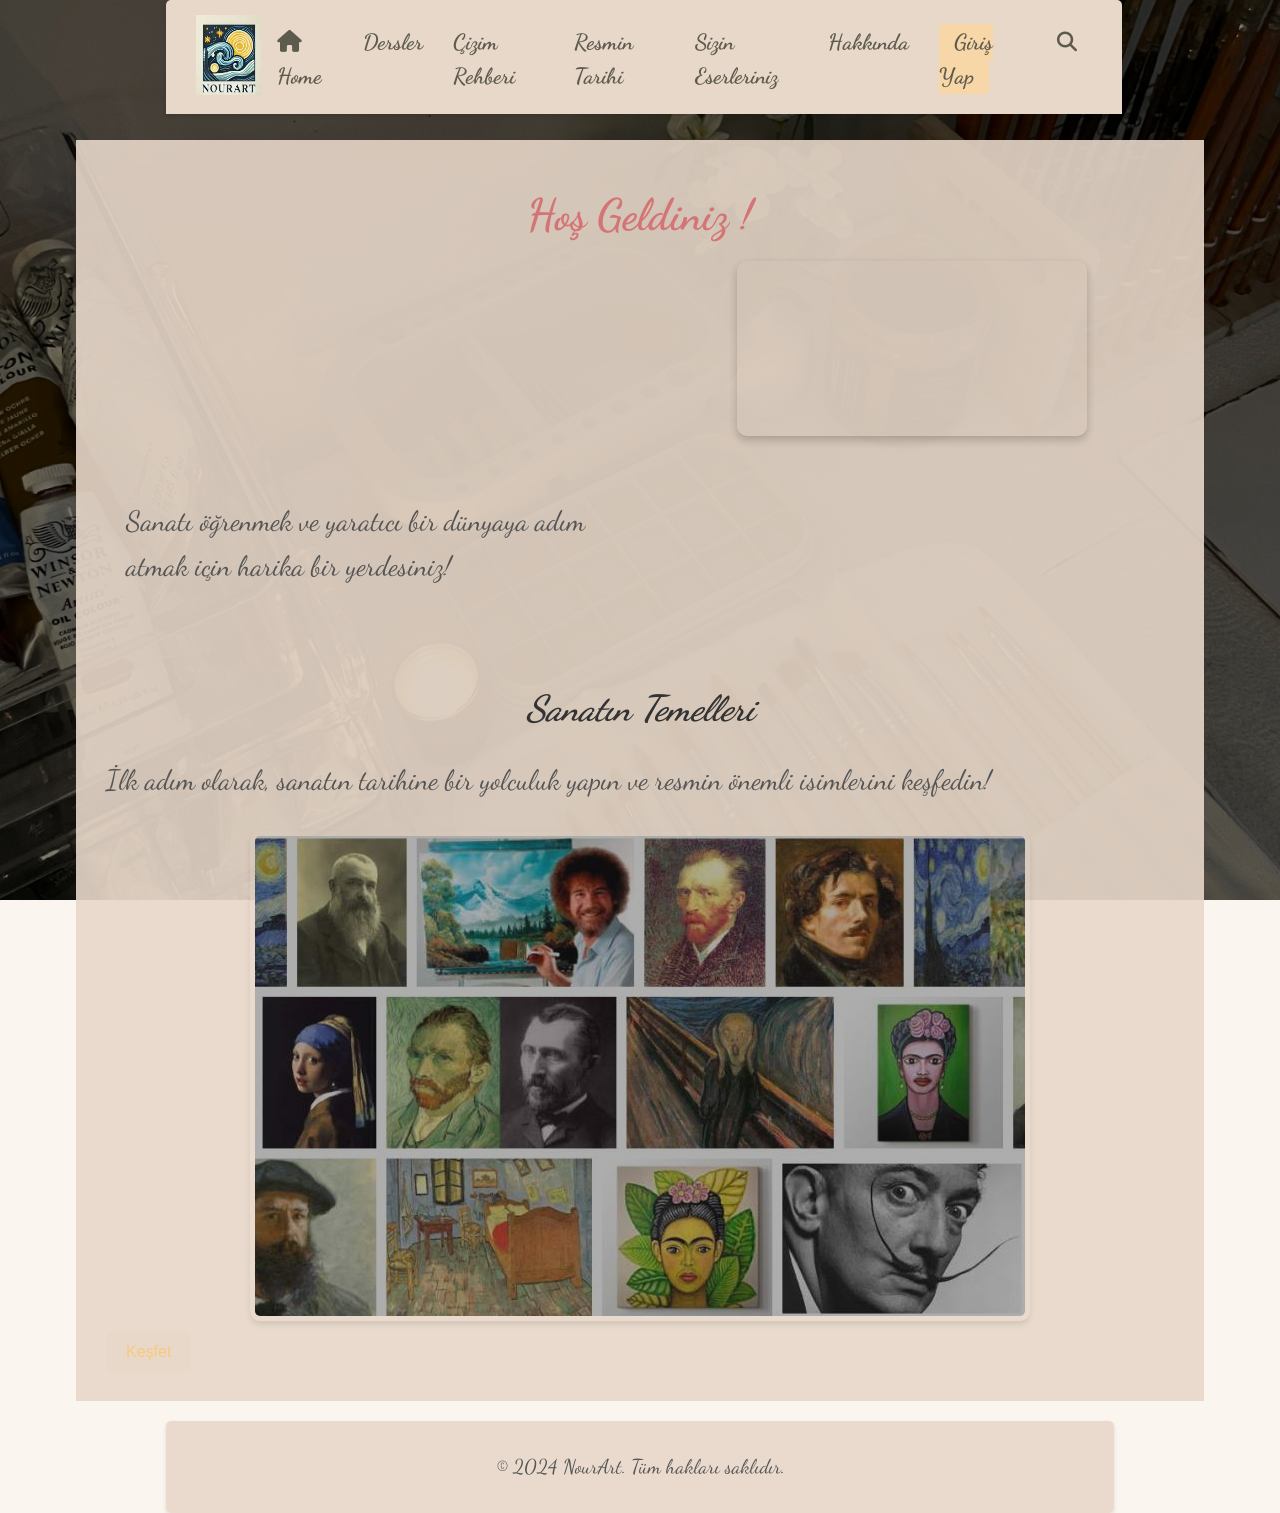
<file: index.html>
<!DOCTYPE html>
<html lang="tr">
<head>
    <meta charset="UTF-8">
    <meta name="viewport" content="width=device-width, initial-scale=1.0">
    <link rel="stylesheet" href="https://cdnjs.cloudflare.com/ajax/libs/font-awesome/6.7.1/css/all.min.css" integrity="sha512-5Hs3dF2AEPkpNAR7UiOHba+lRSJNeM2ECkwxUIxC1Q/FLycGTbNapWXB4tP889k5T5Ju8fs4b1P5z/iB4nMfSQ==" crossorigin="anonymous" referrerpolicy="no-referrer" />
    <title>NourArt - Sanatı Öğrenin</title>
    <link rel="stylesheet" href="NourArtCSS/styles.css">
    <link rel="stylesheet" href="https://fonts.googleapis.com/css2?family=Dancing+Script&display=swap">
    <link rel="icon" type="image/png" href="NourArtCSS/favicon-32x32.png">
</head>
<body>
    <div class="background-image"></div>
    <div class="foreground-content">
    <!-- Ana Sayfa -->
    <!-- Üst Menü -->
    <header class="navbar">
        <div class="logo">
            <a href="index.html">
            <img src="logo.jpg" alt="NourArt Logo">
        </div>
        <nav>
            <ul>
                <li><a href="index.html"><i class="fa-solid fa-house"></i>Home</a></li>
                <li class="dropdown">
                    <a href="dersler.html">Dersler</a>
                    <ul class="sub-menu">
                        <li><a href="#">Karakalem</a></li> 
                        <li><a href="#">Yağlı Boya</a></li>
                        <li><a href="#">Akrilik Boya</a></li>
                        <li><a href="eskizler.html">Eskizler</a></li>
                        <li><a href="#">Sulu Boya</a></li>
                        <li><a href="#">Pastel Boya</a></li>
                    </ul>
                </li>
                <li><a href="#">Çizim Rehberi</a></li>
                <li><a href="#">Resmin Tarihi</a></li>
                <li><a href="#">Sizin Eserleriniz</a></li>
                <li><a href="#">Hakkında</a></li>
                <li class="login"><a href="giris.html">Giriş Yap</a></li>
                <li><!-- Arama Çubuğu -->
                    <div class="search-container">
                        <i class="fa-solid fa-magnifying-glass search-icon"></i>
                        <form class="search-form" action="#" method="get">
                            <input type="text" name="q" placeholder="Ara..." class="search-input">
                            <button type="submit" class="search-button">Ara</button>
                        </form>
                    </div>
                </li>
            </ul>
        </nav>
    </header>
    </div>
    <div class="mainart">

    <main> 
        <h1>Hoş Geldiniz !</h1>
        <div class="content">
            <div class="text-section">
            <p>Sanatı öğrenmek ve yaratıcı bir dünyaya adım atmak için harika bir yerdesiniz!</p>
        </div>
        <div class="video-section">
            <video autoplay loop muted>
                <source src="Vangogh.mp4" type="video/mp4">
            </video>
        </div>
        </div>
    </main>

    <!-- Sayfa İçeriği -->
    <section>
        <h2><em>Sanatın Temelleri</em></h2>
        <p>İlk adım olarak, sanatın tarihine bir yolculuk yapın ve resmin önemli isimlerini keşfedin!</p>
        <img src="ressamlar.jpg" alt="Resmin Tarihi Görseli" class="kesfet-resmi">
        <button><a href="#">Keşfet</a></button>
    </section>
</div>

    <!-- Footer -->
    <footer>
        <p>&copy; 2024 NourArt. Tüm hakları saklıdır.</p>
    </footer>

</body>
</html>
</file>
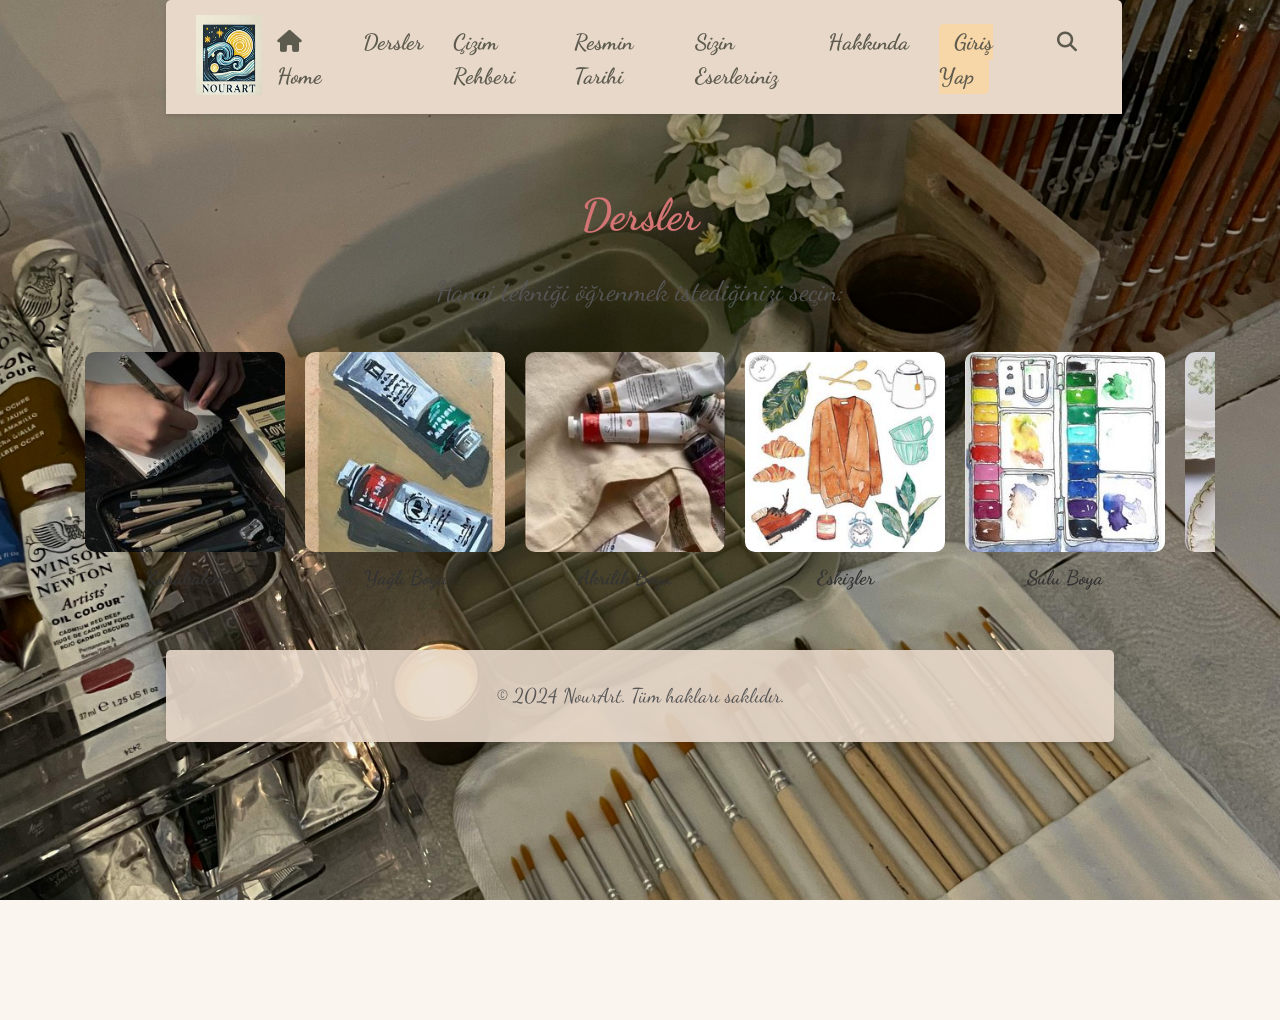
<file: dersler.html>
<!DOCTYPE html>
<html lang="tr">
<head>
    <meta charset="UTF-8">
    <meta name="viewport" content="width=device-width, initial-scale=1.0">
    <title>Dersler - NourArt</title>
    <link rel="stylesheet" href="https://cdnjs.cloudflare.com/ajax/libs/font-awesome/6.7.1/css/all.min.css">
    <link rel="stylesheet" href="NourArtCSS/styles.css">
    <link rel="stylesheet" href="https://fonts.googleapis.com/css2?family=Dancing+Script&display=swap">
    <link rel="icon" type="image/png" href="NourArtCSS/favicon-32x32.png">
</head>
<body>
    <div class="background-overlay"></div> <!-- Animasyon arka planı -->
    <!-- Üst Menü -->
    <header class="navbar">
        <div class="logo">
            <a href="index.html">
            <img src="logo.jpg" alt="NourArt Logo">
            </a>
        </div>
        <nav>
            <ul>
                <li><a href="index.html"><i class="fa-solid fa-house"></i>Home</a></li>
                <li class="dropdown">
                    <a href="dersler.html">Dersler</a>
                    <ul class="sub-menu">
                        <li><a href="#">Karakalem</a></li>
                        <li><a href="#">Yağlı Boya</a></li>
                        <li><a href="#">Akrilik Boya</a></li>
                        <li><a href="eskizler.html">Eskizler</a></li>
                        <li><a href="#">Sulu Boya</a></li>
                        <li><a href="#">Pastel Boya</a></li>
                    </ul>
                </li>
                <li><a href="#">Çizim Rehberi</a></li>
                <li><a href="#">Resmin Tarihi</a></li>
                <li><a href="#">Sizin Eserleriniz</a></li>
                <li><a href="#">Hakkında</a></li>
                <li class="login"><a href="giris.html">Giriş Yap</a></li>
                <li><!-- Arama Çubuğu -->
                    <div class="search-container">
                        <i class="fa-solid fa-magnifying-glass search-icon"></i>
                        <form class="search-form" action="#" method="get">
                            <input type="text" name="q" placeholder="Ara..." class="search-input">
                            <button type="submit" class="search-button">Ara</button>
                        </form>
                    </div>
                </li>
            </ul>
        </nav>
    </header>
    <!-- Ana İçerik -->
    <main class="dersler">
        <h1>Dersler</h1>
        <p>Hangi tekniği öğrenmek istediğinizi seçin:</p>
        <div class="dersler-slider">
            <div class="slider-wrapper">
                <a href="#">
                    <img src="karakalem.jpg" alt="Karakalem">
                    <h2>Karakalem</h2>
                </a>
                <a href="#">
                    <img src="yagliboya.jpg" alt="Yağlı Boya">
                    <h2>Yağlı Boya</h2>
                </a>
                <a href="#">
                    <img src="akrilikboya.jpg" alt="Akrilik Boya">
                    <h2>Akrilik Boya</h2>
                </a>
                <a href="eskizler.html">
                    <img src="eskiz.jpg" alt="Eskizler">
                    <h2>Eskizler</h2>
                </a>
                <a href="#">
                    <img src="suluboya.jpg" alt="Sulu Boya">
                    <h2>Sulu Boya</h2>
                </a>
                <a href="#">
                    <img src="pastelboya.jpg" alt="Pastel Boya">
                    <h2>Pastel Boya</h2>
                </a>
                <a href="#">
                    <img src="karakalem.jpg" alt="Karakalem">
                    <h2>Karakalem</h2>
                </a>
                <a href="#">
                    <img src="yagliboya.jpg" alt="Yağlı Boya">
                    <h2>Yağlı Boya</h2>
                </a>
                <a href="#">
                    <img src="akrilikboya.jpg" alt="Akrilik Boya">
                    <h2>Akrilik Boya</h2>
                </a>
                <a href="eskizler.html">
                    <img src="eskiz.jpg" alt="Eskizler">
                    <h2>Eskizler</h2>
                </a>
                <a href="#">
                    <img src="suluboya.jpg" alt="Sulu Boya">
                    <h2>Sulu Boya</h2>
                </a>
                <a href="#">
                    <img src="pastelboya.jpg" alt="Pastel Boya">
                    <h2>Pastel Boya</h2>
                </a>
            </div>
        </div>
    </main>

    <!-- Footer -->
    <footer>
        <p>&copy; 2024 NourArt. Tüm hakları saklıdır.</p>
    </footer>
</body>
</html>
</file>
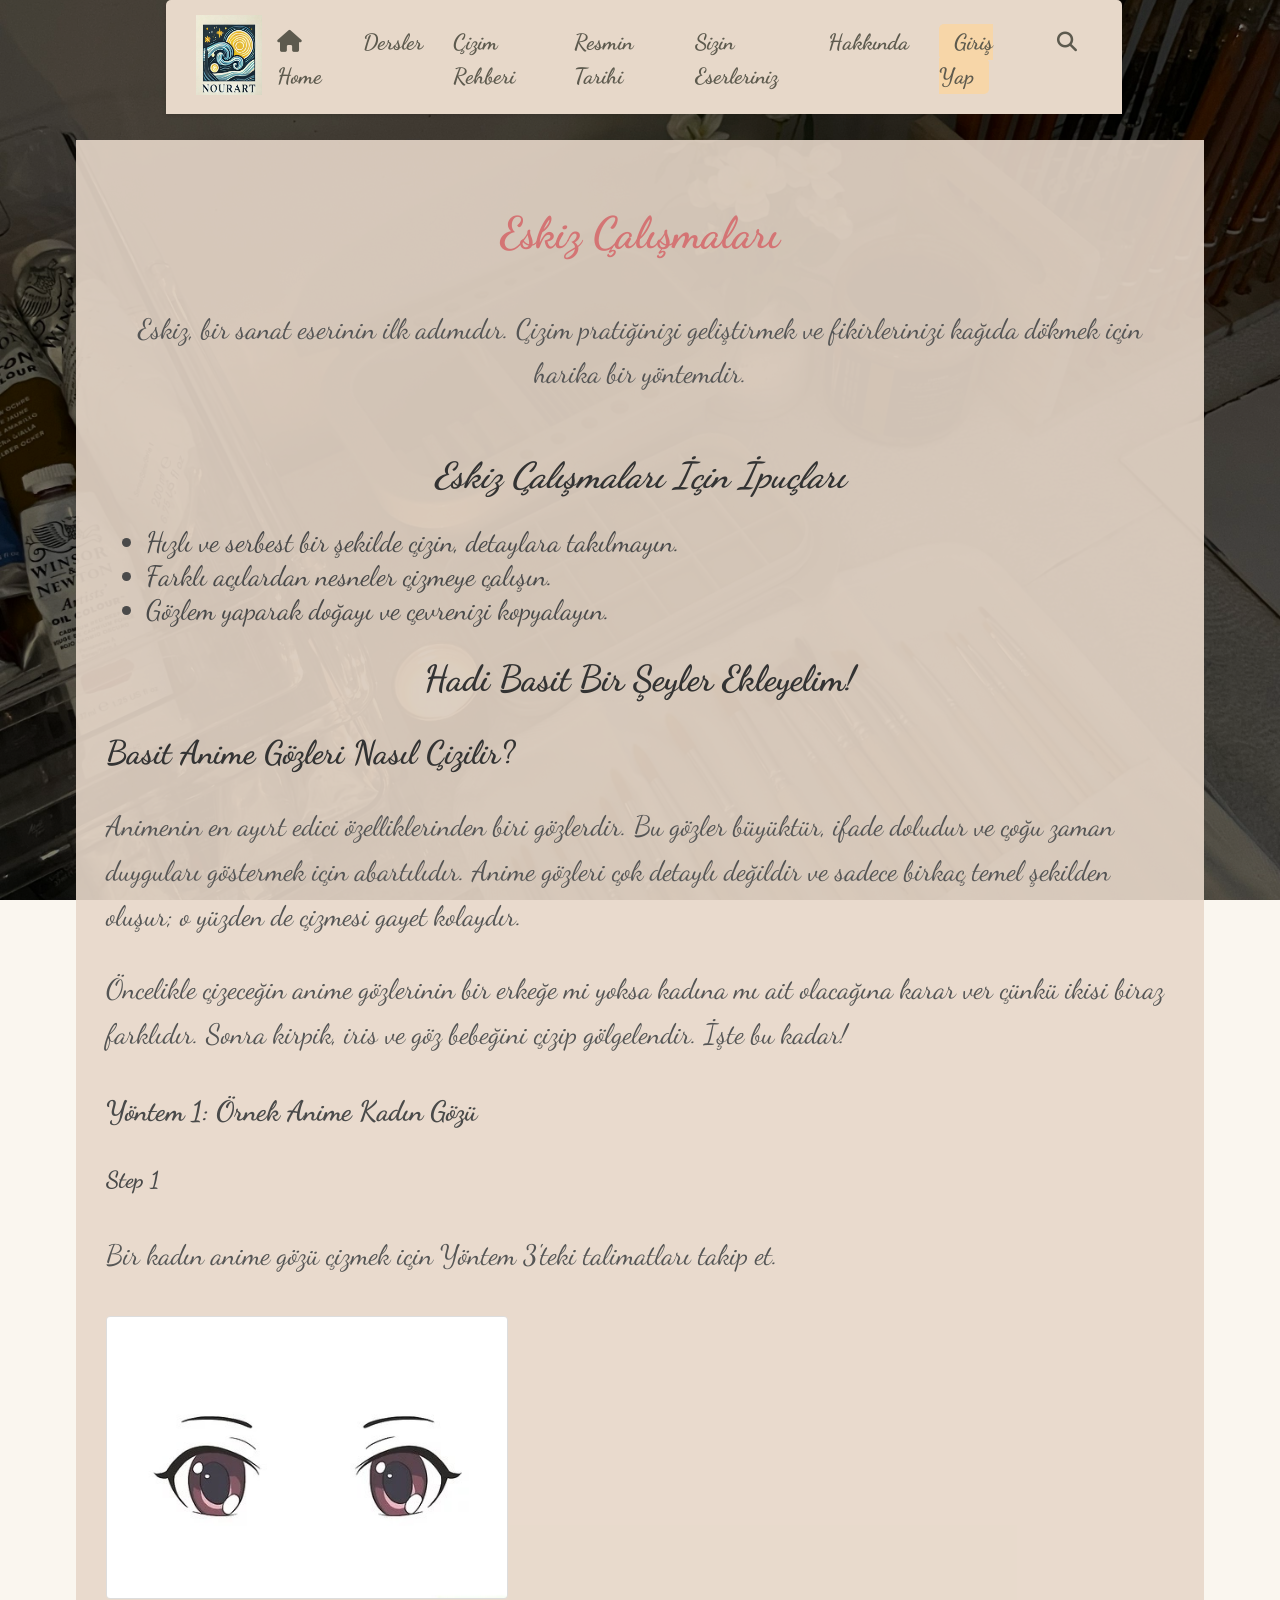
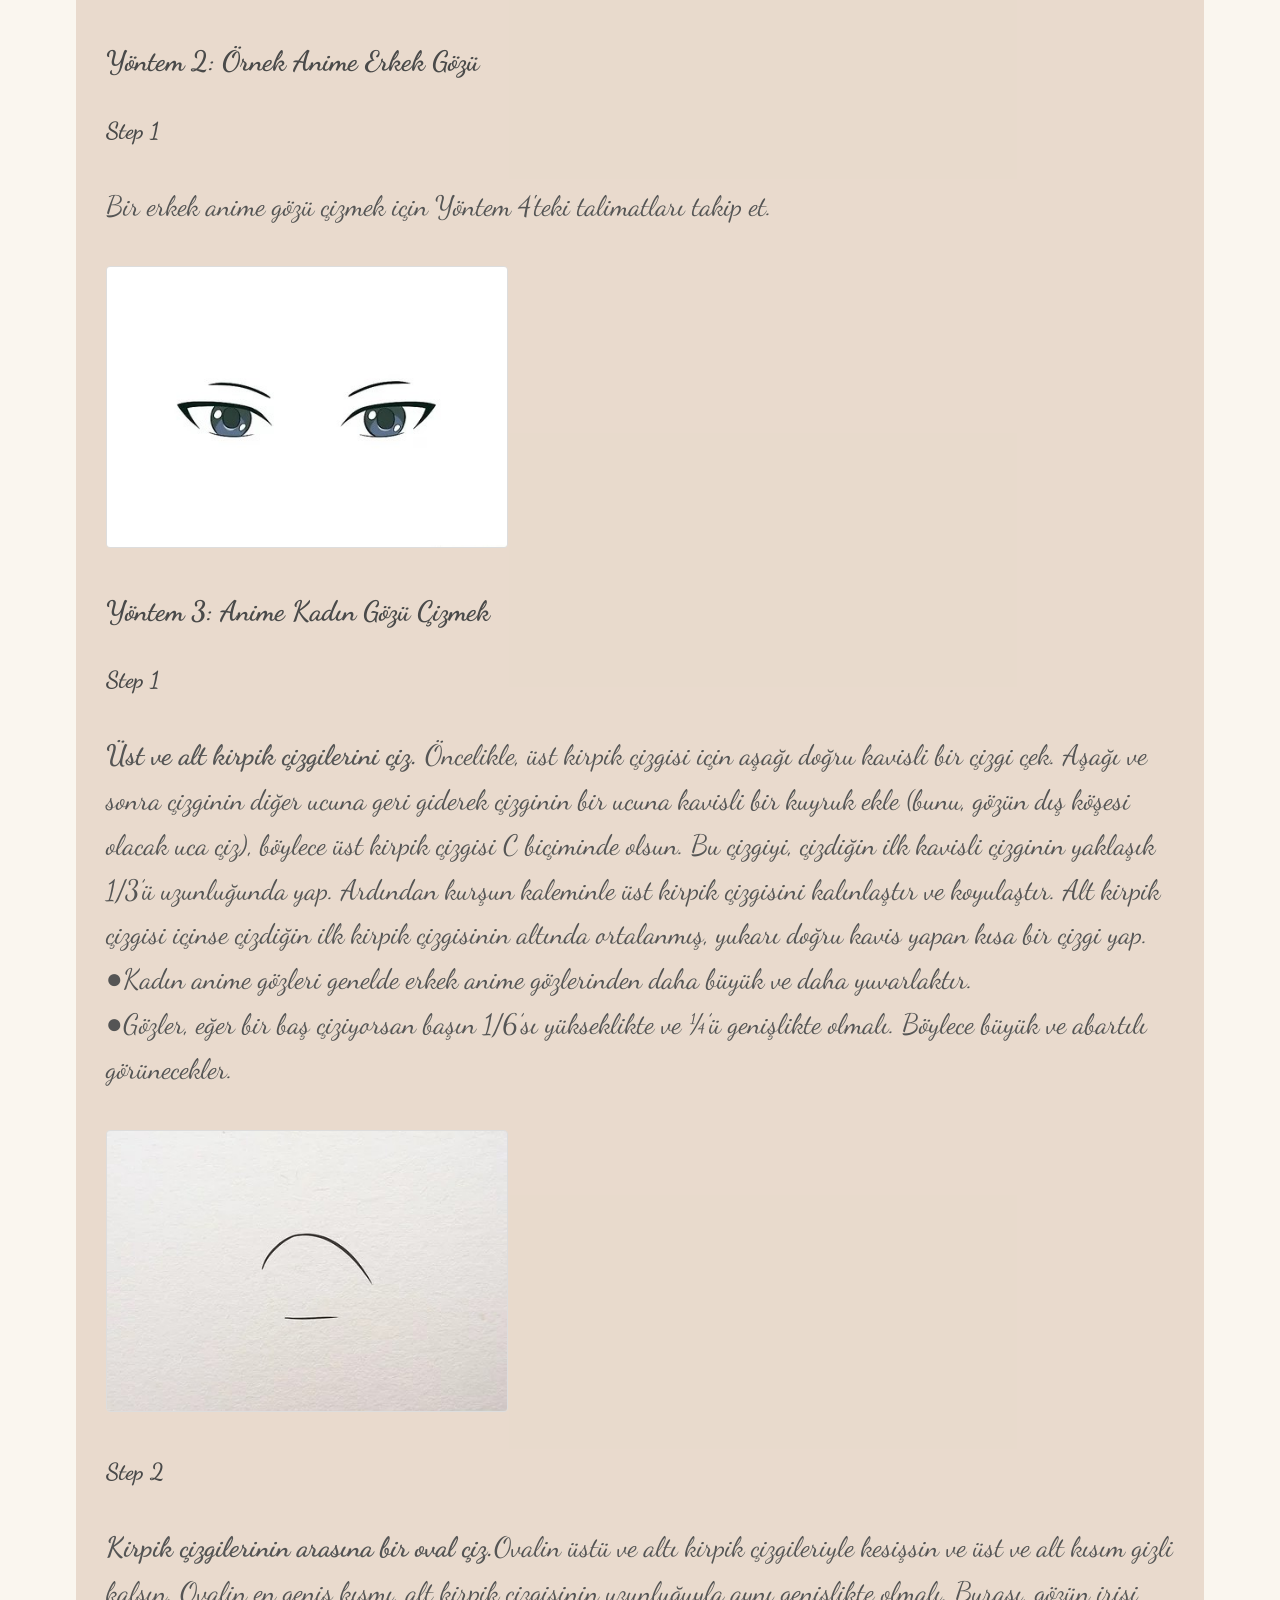
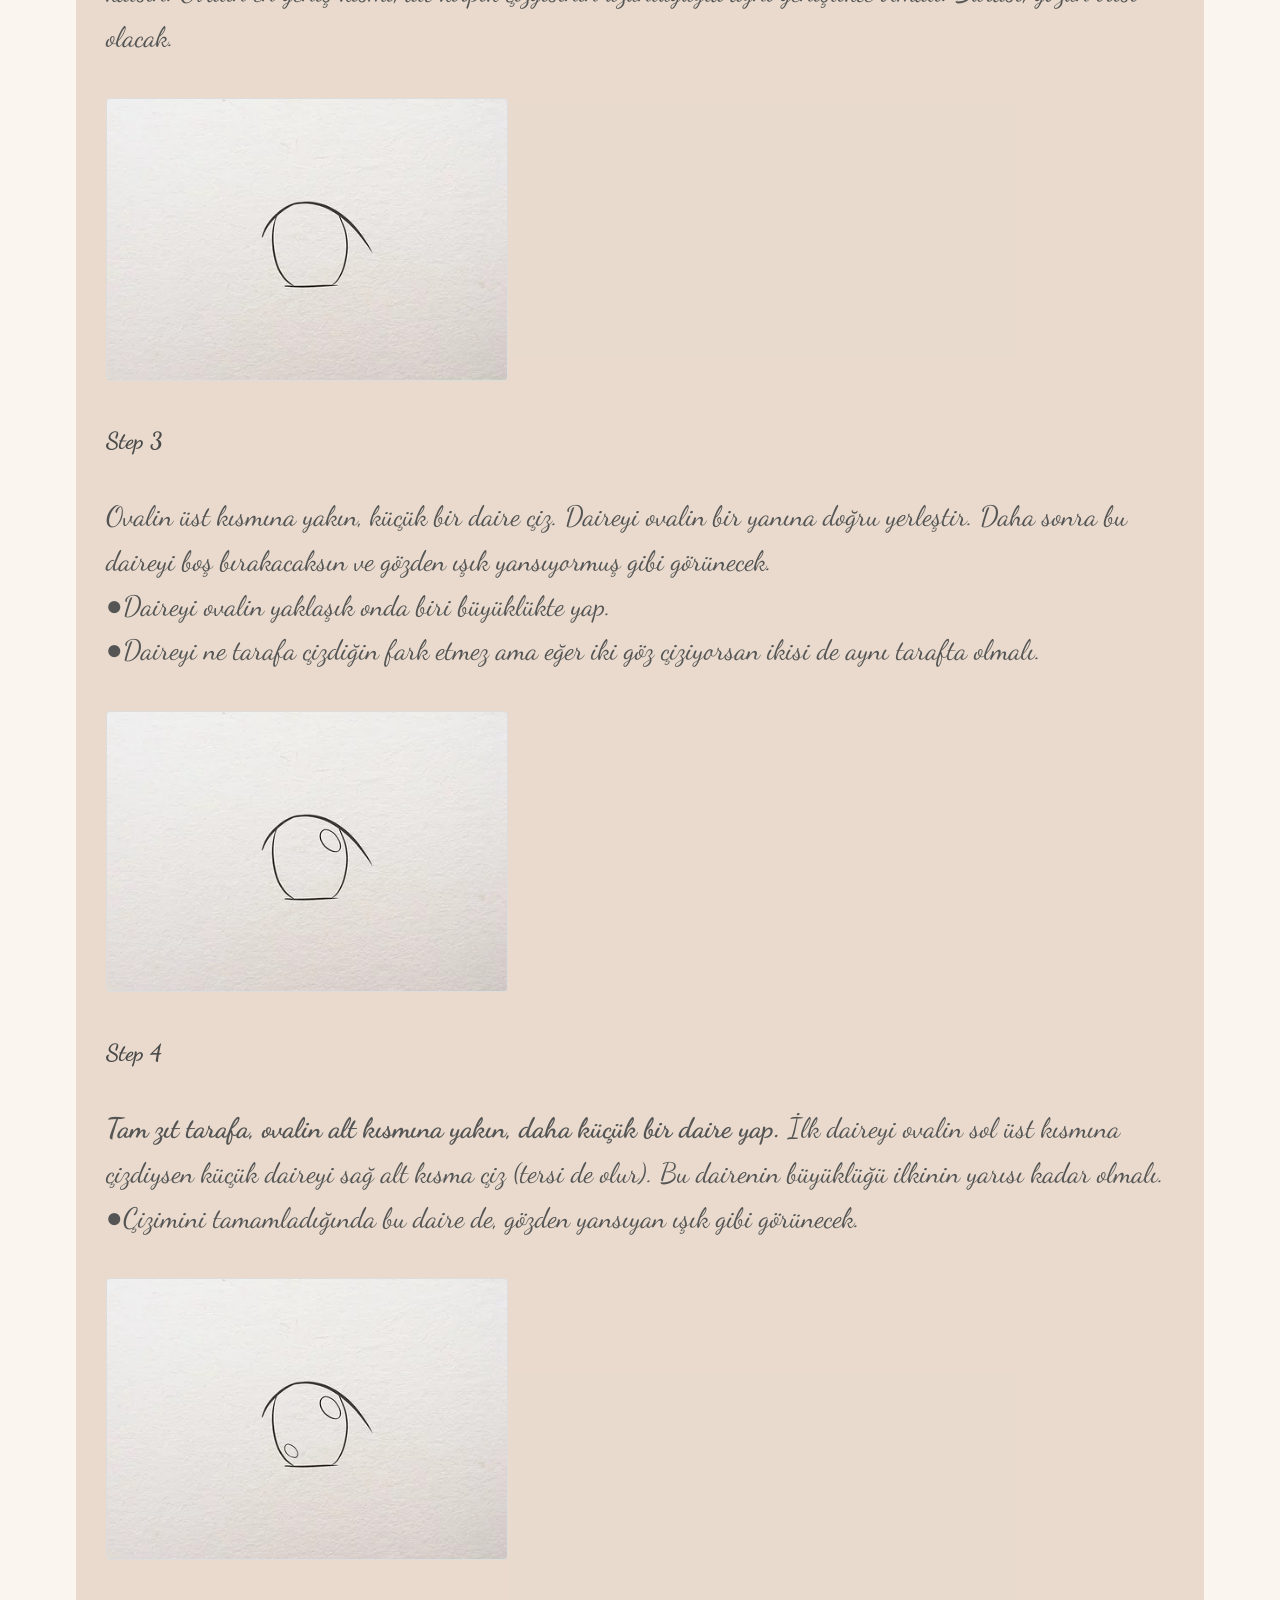
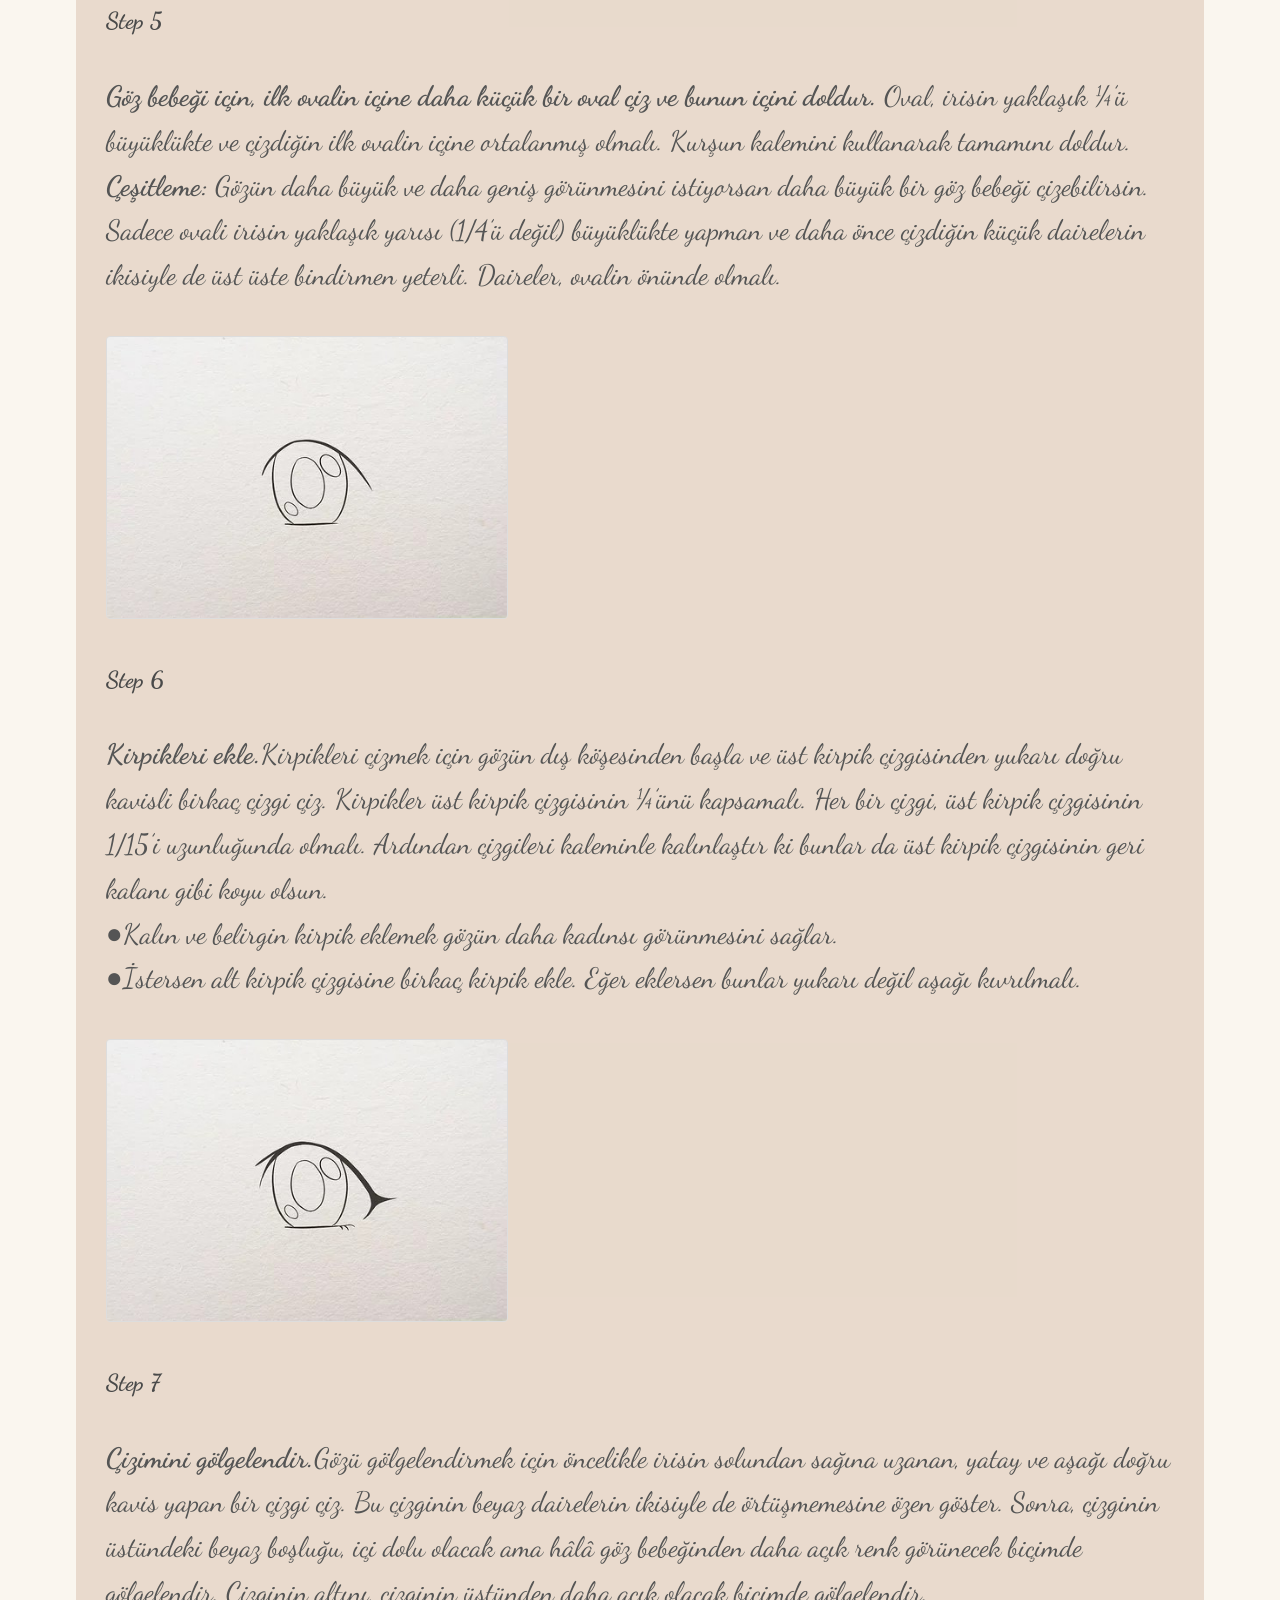
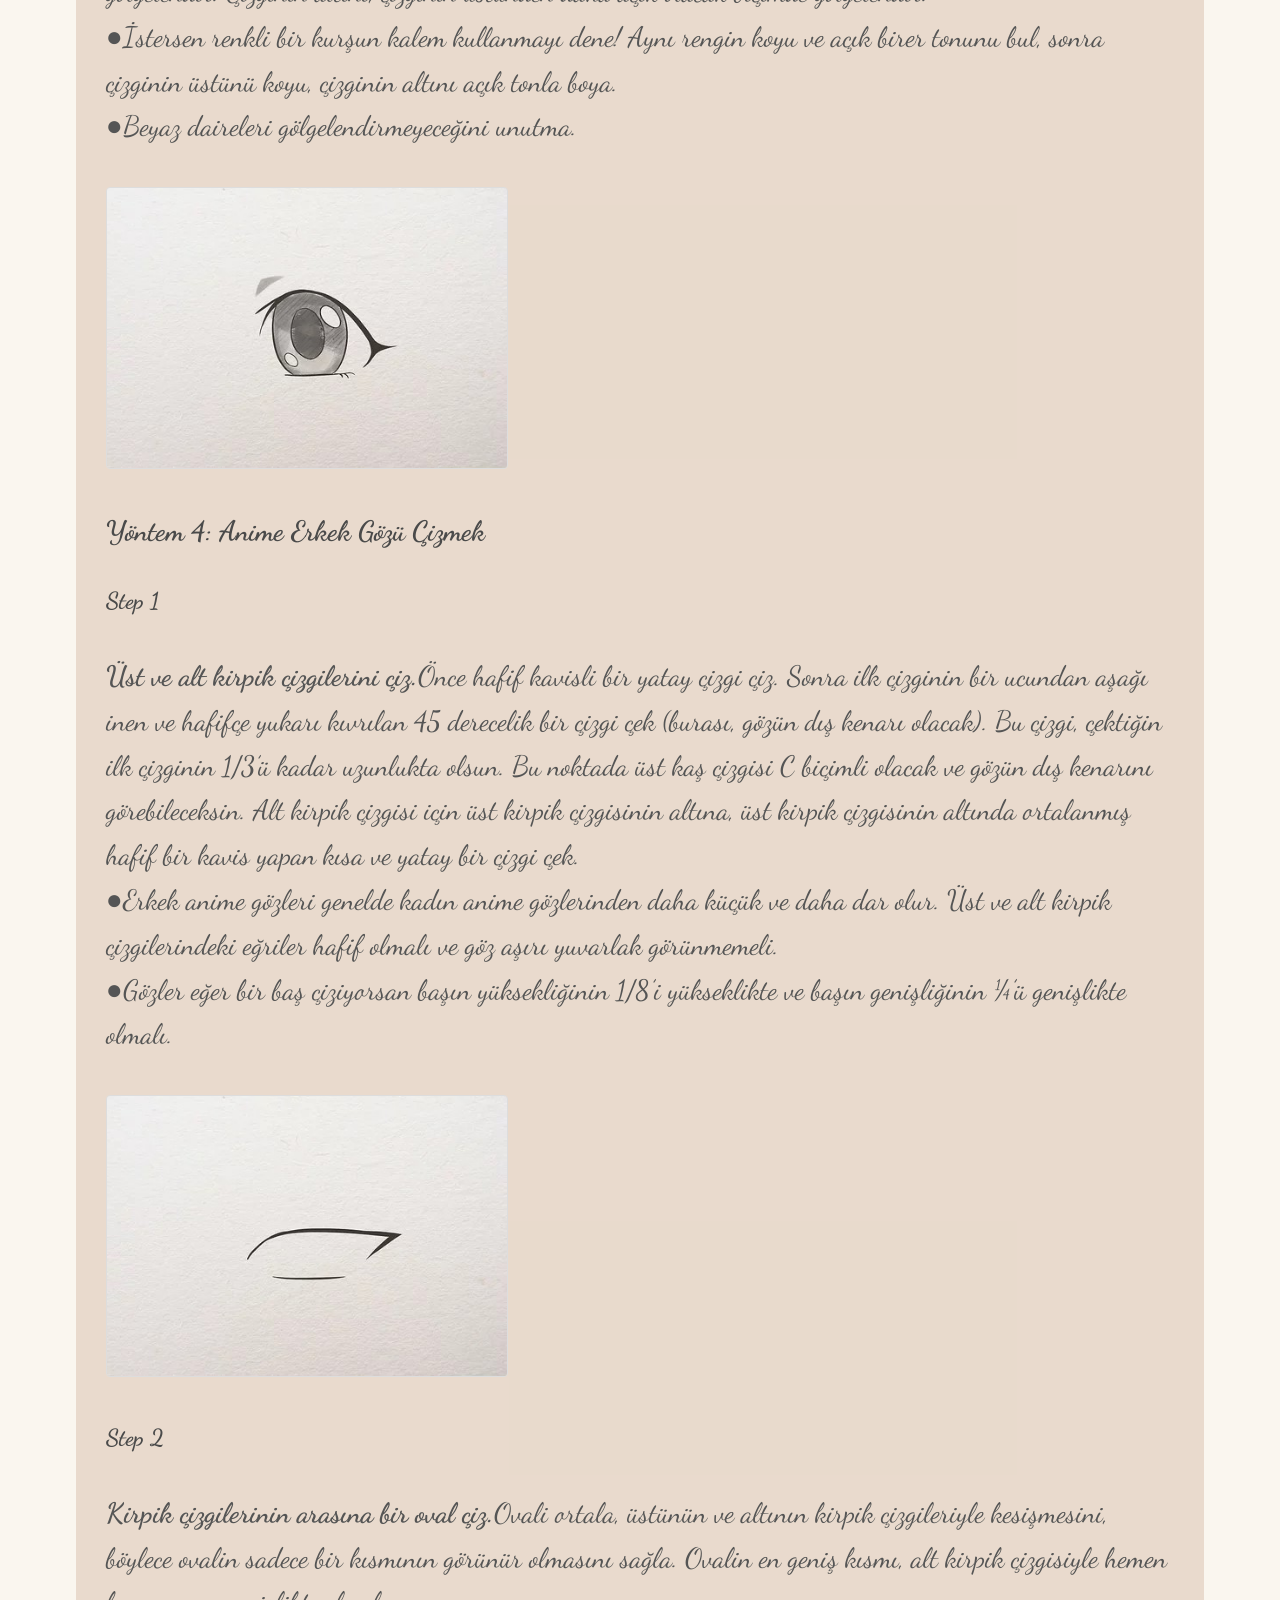
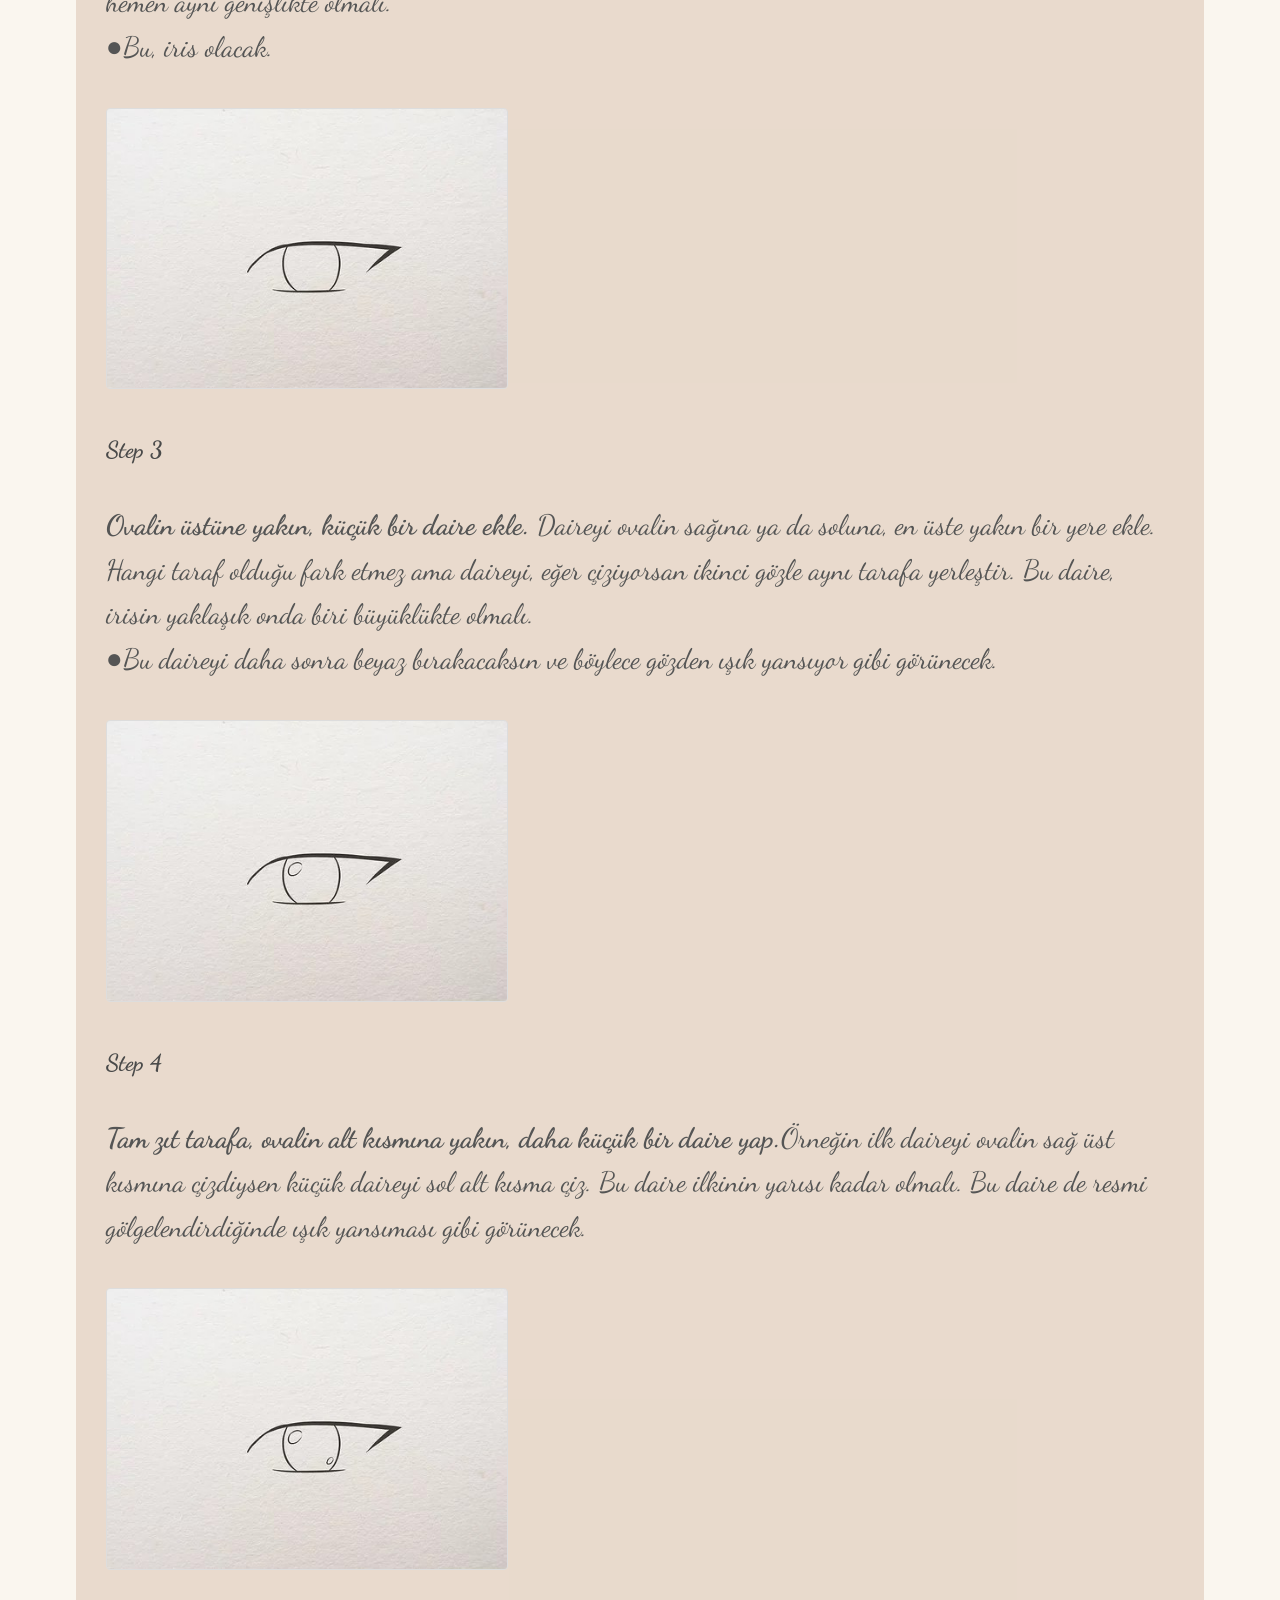
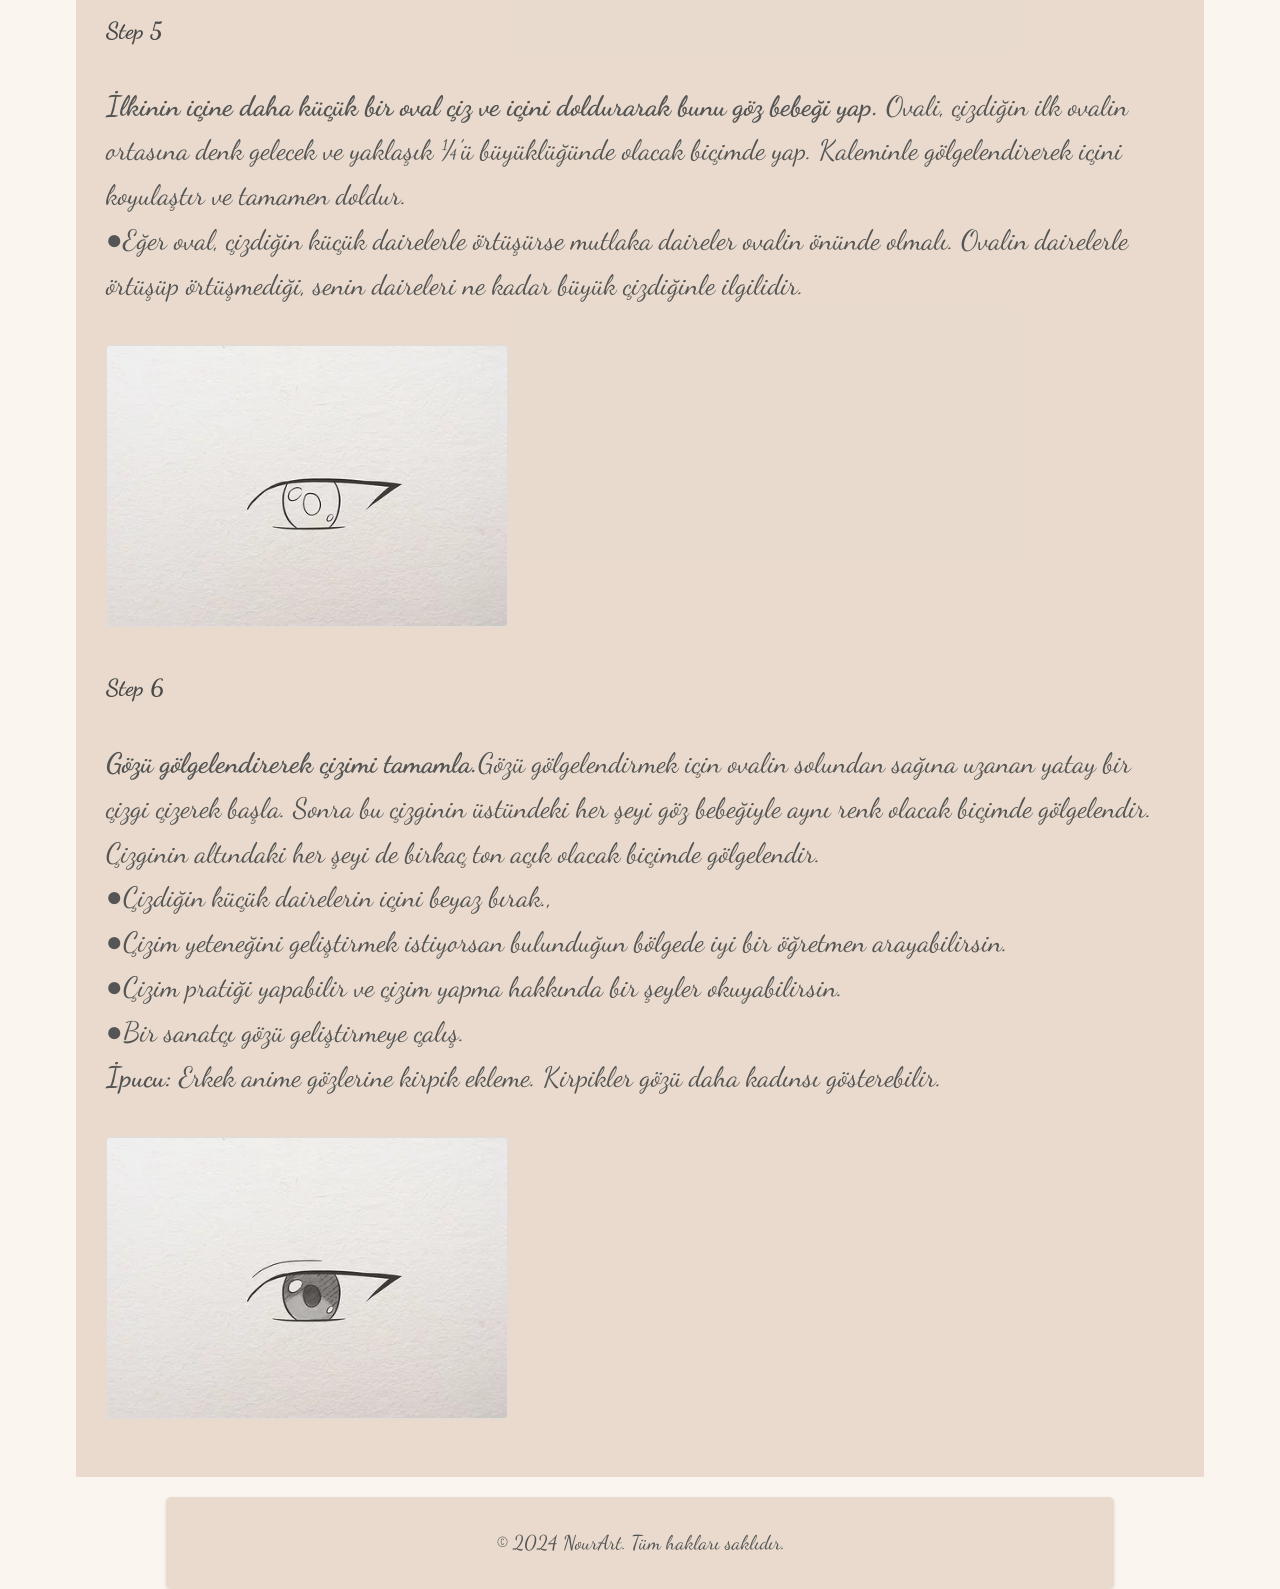
<file: eskizler.html>
<!DOCTYPE html>
<html lang="tr">
<head>
    <meta charset="UTF-8">
    <meta name="viewport" content="width=device-width, initial-scale=1.0">
    <link rel="stylesheet" href="https://cdnjs.cloudflare.com/ajax/libs/font-awesome/6.7.1/css/all.min.css" integrity="sha512-5Hs3dF2AEPkpNAR7UiOHba+lRSJNeM2ECkwxUIxC1Q/FLycGTbNapWXB4tP889k5T5Ju8fs4b1P5z/iB4nMfSQ==" crossorigin="anonymous" referrerpolicy="no-referrer" />
    <title>Eskiz Çalışmaları - NourArt</title>
    <link rel="stylesheet" href="NourArtCSS/styles.css">
    <link rel="stylesheet" href="https://fonts.googleapis.com/css2?family=Dancing+Script&display=swap">
    <link rel="icon" type="image/png" href="NourArtCSS/favicon-32x32.png">
</head>
<body>
    <div class="background-image"></div>
    <div class="foreground-content">
    <!-- Üst Menü -->
    <header class="navbar">
        <div class="logo">
            <a href="index.html">
            <img src="logo.jpg" alt="NourArt Logo">
        </div>
        <nav>
            <ul>
                <li><a href="index.html"><i class="fa-solid fa-house"></i>Home</a></li>
                <li class="dropdown">
                    <a href="dersler.html">Dersler</a>
                    <ul class="sub-menu">
                        <li><a href="#">Karakalem</a></li> 
                        <li><a href="#">Yağlı Boya</a></li>
                        <li><a href="#">Akrilik Boya</a></li>
                        <li><a href="eskizler.html">Eskizler</a></li>
                        <li><a href="#">Sulu Boya</a></li>
                        <li><a href="#">Pastel Boya</a></li>
                    </ul>
                </li>
                <li><a href="#">Çizim Rehberi</a></li>
                <li><a href="#">Resmin Tarihi</a></li>
                <li><a href="#">Sizin Eserleriniz</a></li>
                <li><a href="#">Hakkında</a></li>
                <li class="login"><a href="giris.html">Giriş Yap</a></li>
                <li>
                    <!-- Arama Çubuğu -->
                    <div class="search-container">
                        <i class="fa-solid fa-magnifying-glass search-icon"></i>
                        <form class="search-form" action="#" method="get">
                            <input type="text" name="q" placeholder="Ara..." class="search-input">
                            <button type="submit" class="search-button">Ara</button>
                        </form>
                    </div>
                </li>
            </ul>
        </nav>
    </header>
    </div>
    <div class="mainart">
        <section>
        <main> 
            <h1>Eskiz Çalışmaları</h1>
            <div class="content">
                <p>Eskiz, bir sanat eserinin ilk adımıdır. Çizim pratiğinizi geliştirmek ve fikirlerinizi kağıda dökmek için harika bir yöntemdir.</p>
            </div>
        </main>
            <h2><em>Eskiz Çalışmaları İçin İpuçları</em></h2>
            <ul>
                <li>Hızlı ve serbest bir şekilde çizin, detaylara takılmayın.</li>
                <li>Farklı açılardan nesneler çizmeye çalışın.</li>
                <li>Gözlem yaparak doğayı ve çevrenizi kopyalayın.</li>
            </ul>
            <h2>Hadi Basit Bir Şeyler Ekleyelim!</h2>
            <article>
                <h3>Basit Anime Gözleri Nasıl Çizilir?</h3>
                <p>
                    Animenin en ayırt edici özelliklerinden biri gözlerdir. Bu gözler büyüktür, ifade doludur ve çoğu zaman duyguları göstermek için abartılıdır. Anime gözleri çok detaylı değildir ve sadece birkaç temel şekilden oluşur; o yüzden de çizmesi gayet kolaydır.
                </p>
                <p>
                    Öncelikle çizeceğin anime gözlerinin bir erkeğe mi yoksa kadına mı ait olacağına karar ver çünkü ikisi biraz farklıdır. Sonra kirpik, iris ve göz bebeğini çizip gölgelendir. İşte bu kadar!
                </p>
            </article>
        
            <!-- Kadın Anime Gözü -->
            <article>
                <h4>Yöntem 1: Örnek Anime Kadın Gözü</h4>
                <div class="step">
                    <h5>Step 1</h5>
                    <p>Bir kadın anime gözü çizmek için Yöntem 3'teki talimatları takip et.</p>
                    <img src="kadın-anime-gozu.jpg" alt="Kadın Anime Gözü Çizim Adımı">
                </div>
            </article>
        
            <!-- Erkek Anime Gözü -->
            <article>
                <h4>Yöntem 2: Örnek Anime Erkek Gözü</h4>
                <div class="step">
                    <h5>Step 1</h5>
                    <p>Bir erkek anime gözü çizmek için Yöntem 4'teki talimatları takip et.</p>
                    <img src="erkek-anime-gozu.jpg" alt="Erkek Anime Gözü Çizim Adımı">
                </div>
            </article>
        
            <!-- Anime Kadın Gözü Çizimi -->
            <article>
                <h4>Yöntem 3: Anime Kadın Gözü Çizmek</h4>
                <div class="step">
                    <h5>Step 1</h5>
                    <p><b>Üst ve alt kirpik çizgilerini çiz.</b>  Öncelikle, üst kirpik çizgisi için aşağı doğru kavisli bir çizgi çek. Aşağı ve sonra çizginin diğer ucuna geri giderek çizginin bir ucuna kavisli bir kuyruk ekle (bunu, gözün dış köşesi olacak uca çiz), böylece üst kirpik çizgisi C biçiminde olsun. Bu çizgiyi, çizdiğin ilk kavisli çizginin yaklaşık 1/3’ü uzunluğunda yap. Ardından kurşun kaleminle üst kirpik çizgisini kalınlaştır ve koyulaştır. Alt kirpik çizgisi içinse çizdiğin ilk kirpik çizgisinin altında ortalanmış, yukarı doğru kavis yapan kısa bir çizgi yap.
                        <br>●Kadın anime gözleri genelde erkek anime gözlerinden daha büyük ve daha yuvarlaktır.
                        <br>●Gözler, eğer bir baş çiziyorsan başın 1/6’sı yükseklikte ve ¼’ü genişlikte olmalı. Böylece büyük ve abartılı görünecekler.
                        </p>
                    <img src="step1-kadin.jpg" alt="Kadın Anime Gözü Step 1">
                </div>
                <div class="step">
                    <h5>Step 2</h5>
                    <p><b>Kirpik çizgilerinin arasına bir oval çiz.</b>Ovalin üstü ve altı kirpik çizgileriyle kesişsin ve üst ve alt kısım gizli kalsın. Ovalin en geniş kısmı, alt kirpik çizgisinin uzunluğuyla aynı genişlikte olmalı. Burası, gözün irisi olacak.</p>
                    <img src="step2-kadin.jpg" alt="Kadın Anime Gözü Step 2">
                </div>
                <div class="step">
                    <h5>Step 3</h5>
                    <p>Ovalin üst kısmına yakın, küçük bir daire çiz. Daireyi ovalin bir yanına doğru yerleştir. Daha sonra bu daireyi boş bırakacaksın ve gözden ışık yansıyormuş gibi görünecek.
                        <br>●Daireyi ovalin yaklaşık onda biri büyüklükte yap.
                        <br>●Daireyi ne tarafa çizdiğin fark etmez ama eğer iki göz çiziyorsan ikisi de aynı tarafta olmalı.</p>
                    <img src="step3-kadin.jpg" alt="Kadın Anime Gözü Step 3">
                </div>
                <div class="step">
                <h5>Step 4</h5>
                <p><b>Tam zıt tarafa, ovalin alt kısmına yakın, daha küçük bir daire yap.</b> İlk daireyi ovalin sol üst kısmına çizdiysen küçük daireyi sağ alt kısma çiz (tersi de olur). Bu dairenin büyüklüğü ilkinin yarısı kadar olmalı.
                    <br>●Çizimini tamamladığında bu daire de, gözden yansıyan ışık gibi görünecek.</p>
                <img src="step4-kadin.jpg" alt="Kadın Anime Gözü Step 4">
            </div>
            <div class="step">
                <h5>Step 5</h5>
                <p><b>Göz bebeği için, ilk ovalin içine daha küçük bir oval çiz ve bunun içini doldur.</b> Oval, irisin yaklaşık ¼’ü büyüklükte ve çizdiğin ilk ovalin içine ortalanmış olmalı. Kurşun kalemini kullanarak tamamını doldur.
                    <b>Çeşitleme:</b> Gözün daha büyük ve daha geniş görünmesini istiyorsan daha büyük bir göz bebeği çizebilirsin. Sadece ovali irisin yaklaşık yarısı (1/4’ü değil) büyüklükte yapman ve daha önce çizdiğin küçük dairelerin ikisiyle de üst üste bindirmen yeterli. Daireler, ovalin önünde olmalı.</p>
                <img src="step5-kadin.jpg" alt="Kadın Anime Gözü Step 5">
            </div>
            <div class="step">
                <h5>Step 6</h5>
                <p><b>Kirpikleri ekle.</b>Kirpikleri çizmek için gözün dış köşesinden başla ve üst kirpik çizgisinden yukarı doğru kavisli birkaç çizgi çiz. Kirpikler üst kirpik çizgisinin ¼’ünü kapsamalı. Her bir çizgi, üst kirpik çizgisinin 1/15’i uzunluğunda olmalı. Ardından çizgileri kaleminle kalınlaştır ki bunlar da üst kirpik çizgisinin geri kalanı gibi koyu olsun.
                <br>●Kalın ve belirgin kirpik eklemek gözün daha kadınsı görünmesini sağlar.
                <br>●İstersen alt kirpik çizgisine birkaç kirpik ekle. Eğer eklersen bunlar yukarı değil aşağı kıvrılmalı.</p>
                <img src="step6-kadin.jpg" alt="Kadın Anime Gözü Step 6">
            </div>
            <div class="step">
                <h5>Step 7</h5>
                <p><b>Çizimini gölgelendir.</b>Gözü gölgelendirmek için öncelikle irisin solundan sağına uzanan, yatay ve aşağı doğru kavis yapan bir çizgi çiz. Bu çizginin beyaz dairelerin ikisiyle de örtüşmemesine özen göster. Sonra, çizginin üstündeki beyaz boşluğu, içi dolu olacak ama hâlâ göz bebeğinden daha açık renk görünecek biçimde gölgelendir. Çizginin altını, çizginin üstünden daha açık olacak biçimde gölgelendir.
                <br>●İstersen renkli bir kurşun kalem kullanmayı dene! Aynı rengin koyu ve açık birer tonunu bul, sonra çizginin üstünü koyu, çizginin altını açık tonla boya.
                <br>●Beyaz daireleri gölgelendirmeyeceğini unutma.</p>
                <img src="step7-kadin.jpg" alt="Kadın Anime Gözü Step 7">
            </div>
            </article>
        
            <!-- Anime Erkek Gözü Çizimi -->
            <article>
                <h4>Yöntem 4: Anime Erkek Gözü Çizmek</h4>
                <div class="step">
                    <h5>Step 1</h5>
                    <p><b>Üst ve alt kirpik çizgilerini çiz.</b>Önce hafif kavisli bir yatay çizgi çiz. Sonra ilk çizginin bir ucundan aşağı inen ve hafifçe yukarı kıvrılan 45 derecelik bir çizgi çek (burası, gözün dış kenarı olacak). Bu çizgi, çektiğin ilk çizginin 1/3’ü kadar uzunlukta olsun. Bu noktada üst kaş çizgisi C biçimli olacak ve gözün dış kenarını görebileceksin. Alt kirpik çizgisi için üst kirpik çizgisinin altına, üst kirpik çizgisinin altında ortalanmış hafif bir kavis yapan kısa ve yatay bir çizgi çek.
                    <br>●Erkek anime gözleri genelde kadın anime gözlerinden daha küçük ve daha dar olur. Üst ve alt kirpik çizgilerindeki eğriler hafif olmalı ve göz aşırı yuvarlak görünmemeli.
                    <br>●Gözler eğer bir baş çiziyorsan başın yüksekliğinin 1/8’i yükseklikte ve başın genişliğinin ¼’ü genişlikte olmalı.
 </p>
                    <img src="step1-erkek.jpg" alt="Erkek Anime Gözü Step 1">
                </div>
                <div class="step">
                    <h5>Step 2</h5>
                    <p><b>Kirpik çizgilerinin arasına bir oval çiz.</b>Ovali ortala, üstünün ve altının kirpik çizgileriyle kesişmesini, böylece ovalin sadece bir kısmının görünür olmasını sağla. Ovalin en geniş kısmı, alt kirpik çizgisiyle hemen hemen aynı genişlikte olmalı.
                    <br>●Bu, iris olacak.</p>
                    <img src="step2-erkek.jpg" alt="Erkek Anime Gözü Step 2">
                </div>
                <div class="step">
                    <h5>Step 3</h5>
                    <p><b>Ovalin üstüne yakın, küçük bir daire ekle.</b> Daireyi ovalin sağına ya da soluna, en üste yakın bir yere ekle. Hangi taraf olduğu fark etmez ama daireyi, eğer çiziyorsan ikinci gözle aynı tarafa yerleştir. Bu daire, irisin yaklaşık onda biri büyüklükte olmalı.
                    <br>●Bu daireyi daha sonra beyaz bırakacaksın ve böylece gözden ışık yansıyor gibi görünecek.</p>
                    <img src="step3-erkek.jpg" alt="Erkek Anime Gözü Step 3">
                </div>
                <div class="step">
                    <h5>Step 4</h5>
                    <p><b>Tam zıt tarafa, ovalin alt kısmına yakın, daha küçük bir daire yap.</b>Örneğin ilk daireyi ovalin sağ üst kısmına çizdiysen küçük daireyi sol alt kısma çiz. Bu daire ilkinin yarısı kadar olmalı. Bu daire de resmi gölgelendirdiğinde ışık yansıması gibi görünecek.</p>
                    <img src="step4-erkek.jpg" alt="Erkek Anime Gözü Step 4">
                </div>
                <div class="step">
                    <h5>Step 5</h5>
                    <p><b>
                        İlkinin içine daha küçük bir oval çiz ve içini doldurarak bunu göz bebeği yap.</b> Ovali, çizdiğin ilk ovalin ortasına denk gelecek ve yaklaşık ¼’ü büyüklüğünde olacak biçimde yap. Kaleminle gölgelendirerek içini koyulaştır ve tamamen doldur.
                    <br>●Eğer oval, çizdiğin küçük dairelerle örtüşürse mutlaka daireler ovalin önünde olmalı. Ovalin dairelerle örtüşüp örtüşmediği, senin daireleri ne kadar büyük çizdiğinle ilgilidir.</p>
                    <img src="step5-erkek.jpg" alt="Erkek Anime Gözü Step 5">
                </div>
                <div class="step">
                    <h5>Step 6</h5>
                    <p><b>Gözü gölgelendirerek çizimi tamamla.</b>Gözü gölgelendirmek için ovalin solundan sağına uzanan yatay bir çizgi çizerek başla. Sonra bu çizginin üstündeki her şeyi göz bebeğiyle aynı renk olacak biçimde gölgelendir. Çizginin altındaki her şeyi de birkaç ton açık olacak biçimde gölgelendir.
                    <br>●Çizdiğin küçük dairelerin içini beyaz bırak.,
                    <br>●Çizim yeteneğini geliştirmek istiyorsan bulunduğun bölgede iyi bir öğretmen arayabilirsin.
                    <br>●Çizim pratiği yapabilir ve çizim yapma hakkında bir şeyler okuyabilirsin.
                    <br>●Bir sanatçı gözü geliştirmeye çalış.
                    <br><b>İpucu:</b> Erkek anime gözlerine kirpik ekleme. Kirpikler gözü daha kadınsı gösterebilir.</p>
                    <img src="step6-erkek.jpg" alt="Erkek Anime Gözü Step 6">
                </div>
            </article>
        </section>
        
    </div>

    <!-- Footer -->
    <footer>
        <p>&copy; 2024 NourArt. Tüm hakları saklıdır.</p>
    </footer>
</body>
</html>
</file>
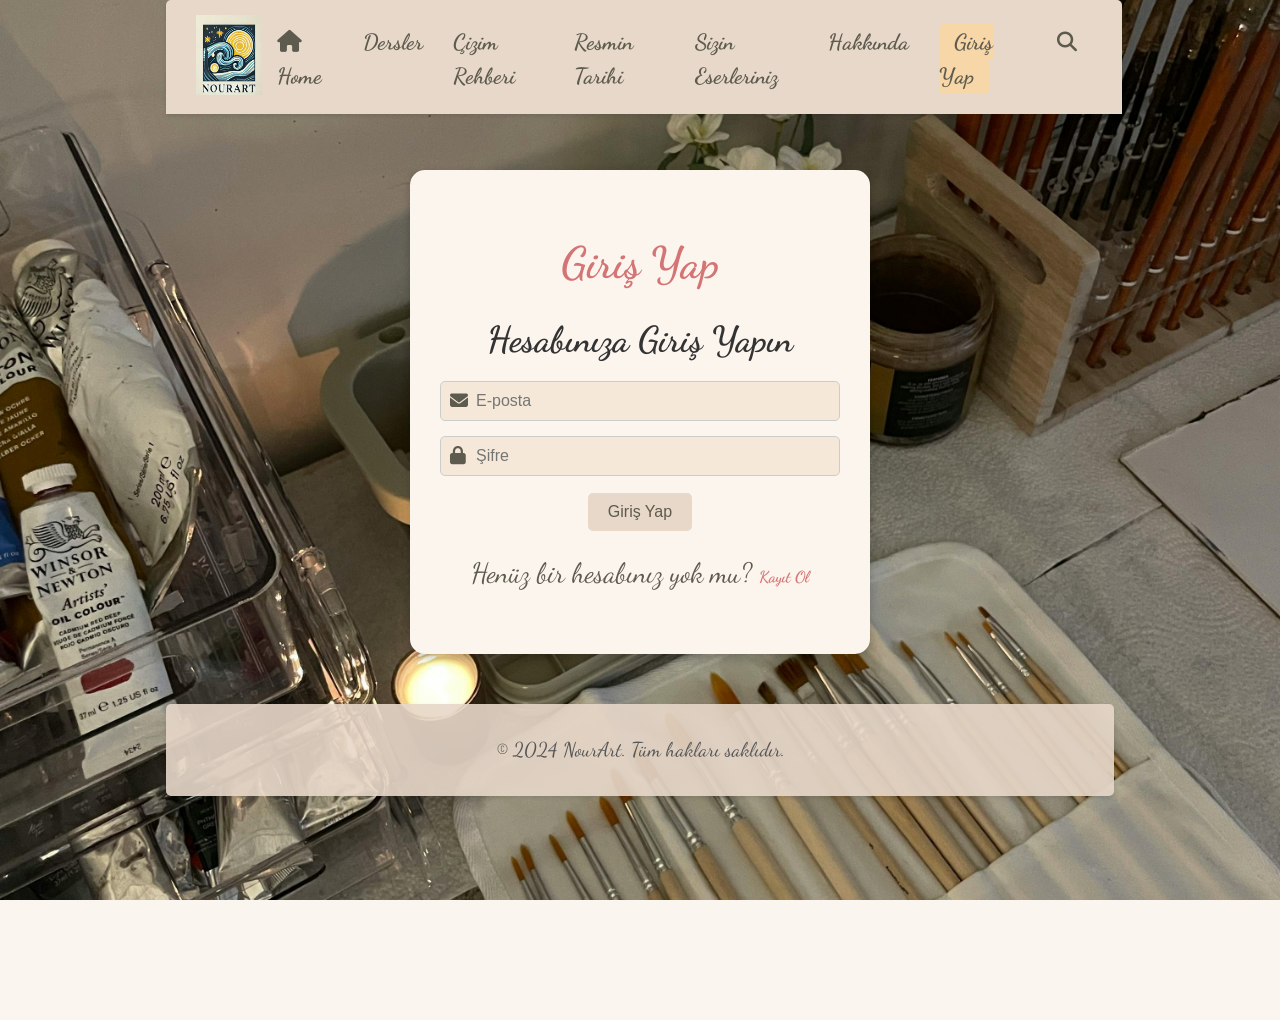
<file: giris.html>
<!DOCTYPE html>
<html lang="tr">
<head>
    <meta charset="UTF-8">
    <meta name="viewport" content="width=device-width, initial-scale=1.0">
    <link rel="stylesheet" href="https://cdnjs.cloudflare.com/ajax/libs/font-awesome/6.7.1/css/all.min.css" integrity="sha512-5Hs3dF2AEPkpNAR7UiOHba+lRSJNeM2ECkwxUIxC1Q/FLycGTbNapWXB4tP889k5T5Ju8fs4b1P5z/iB4nMfSQ==" crossorigin="anonymous" referrerpolicy="no-referrer" />
    <title>Giriş Yap - NourArt</title>
    <link rel="stylesheet" href="NourArtCSS/styles.css">
    <link rel="stylesheet" href="https://fonts.googleapis.com/css2?family=Dancing+Script&display=swap">
    <link rel="icon" type="image/png" href="NourArtCSS/favicon-32x32.png">
</head>
<body>
    <header>
         <!-- Üst Menü -->
    <header class="navbar">
        <div class="logo">
            <a href="index.html">
            <img src="logo.jpg" alt="NourArt Logo">
        </div>
        <nav>
            <ul>
                <li><a href="index.html"><i class="fa-solid fa-house"></i>Home</a></li>
                <li class="dropdown">
                    <a href="dersler.html">Dersler</a>
                    <ul class="sub-menu">
                        <li><a href="#">Karakalem</a></li>
                        <li><a href="#">Yağlı Boya</a></li>
                        <li><a href="#">Akrilik Boya</a></li>
                        <li><a href="eskizler.html">Eskizler</a></li>
                        <li><a href="#">Sulu Boya</a></li>
                        <li><a href="#">Pastel Boya</a></li>
                    </ul>
                </li>
                <li><a href="#">Çizim Rehberi</a></li>
                <li><a href="#">Resmin Tarihi</a></li>
                <li><a href="#">Sizin Eserleriniz</a></li>
                <li><a href="#">Hakkında</a></li>
                <li class="login"><a href="giris.html">Giriş Yap</a></li>
                <li><!-- Arama Çubuğu -->
                    <div class="search-container">
                        <i class="fa-solid fa-magnifying-glass search-icon"></i>
                        <form class="search-form" action="#" method="get">
                            <input type="text" name="q" placeholder="Ara..." class="search-input">
                            <button type="submit" class="search-button">Ara</button>
                        </form>
                    </div>
                </li>
            </ul>
        </nav>
    </header>
    <main>
        <section class="login-container">
            <h1>Giriş Yap</h1>
            <h2>Hesabınıza Giriş Yapın</h2>
            <form action="login.php" method="post">
                <div class="input-container">
                    <i class="fa-solid fa-envelope"></i>
                    <input type="email" id="email" name="email" placeholder="E-posta" required>
                </div>
                <div class="input-container">
                    <i class="fa-solid fa-lock"></i>
                    <input type="password" id="password" name="password" placeholder="Şifre" required>
                </div>
                <button type="submit" class="button">Giriş Yap</button>
            </form>
            <p>Henüz bir hesabınız yok mu? <a href="kayit.html">Kayıt Ol</a></p>
        </section>
    </main>
    
    <!-- Footer -->
    <footer>
        <p>&copy; 2024 NourArt. Tüm hakları saklıdır.</p>
    </footer>
</body>
</html>
</file>
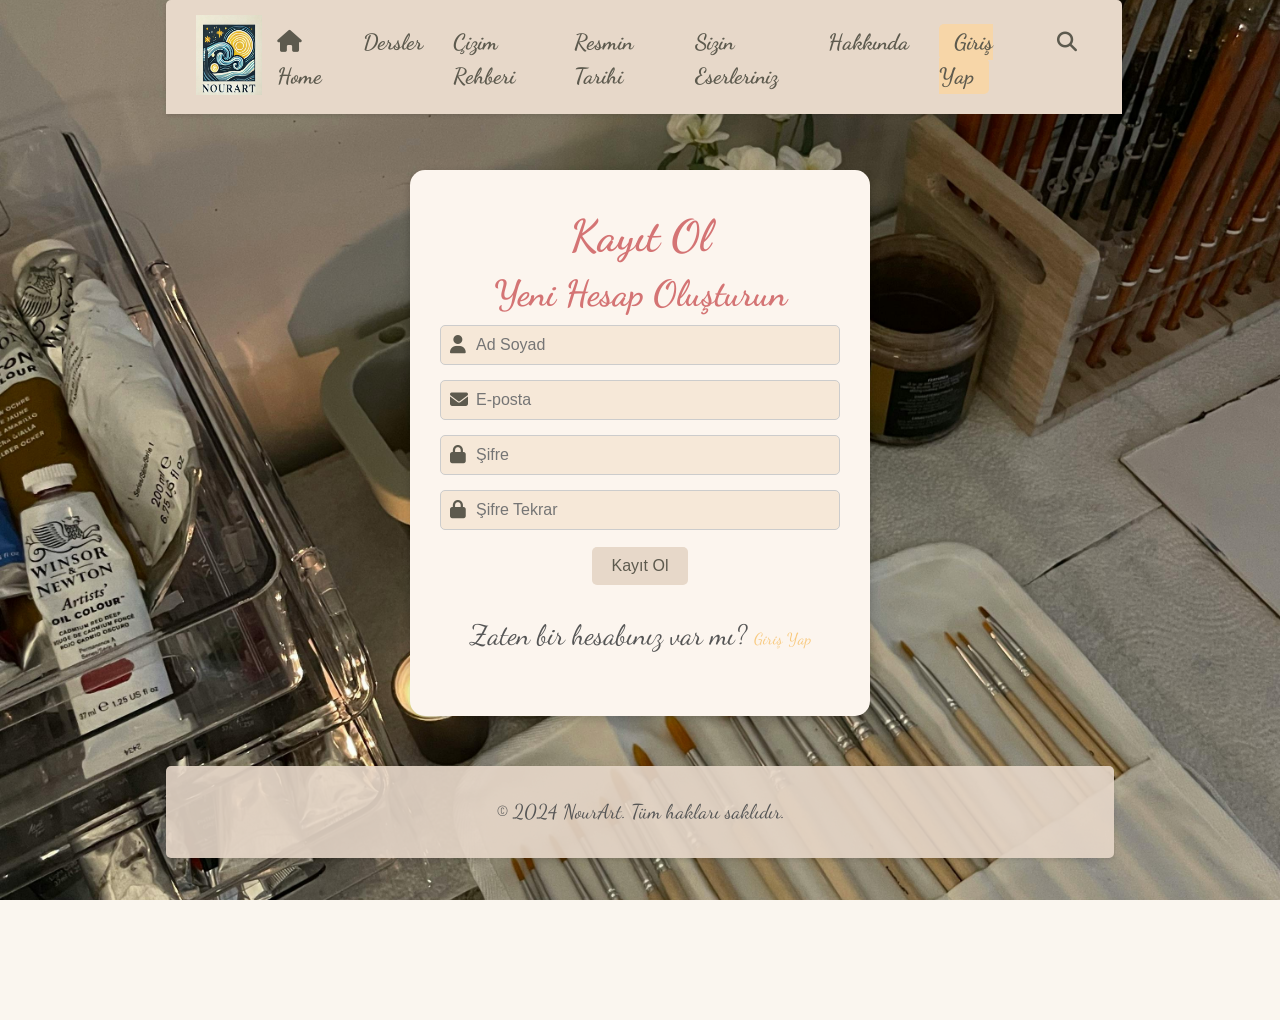
<file: kayit.html>
<!DOCTYPE html>
<html lang="tr">
<head>
    <meta charset="UTF-8">
    <meta name="viewport" content="width=device-width, initial-scale=1.0">
    <link rel="stylesheet" href="https://cdnjs.cloudflare.com/ajax/libs/font-awesome/6.7.1/css/all.min.css" integrity="sha512-5Hs3dF2AEPkpNAR7UiOHba+lRSJNeM2ECkwxUIxC1Q/FLycGTbNapWXB4tP889k5T5Ju8fs4b1P5z/iB4nMfSQ==" crossorigin="anonymous" referrerpolicy="no-referrer" />
    <title>Kayıt Ol - NourArt</title>
    <link rel="stylesheet" href="NourArtCSS/styles.css">
    <link rel="stylesheet" href="https://fonts.googleapis.com/css2?family=Dancing+Script&display=swap">
    <link rel="icon" type="image/png" href="NourArtCSS/favicon-32x32.png">
</head>
<body>
    <header> <!-- Üst Menü -->
        <header class="navbar">
            <div class="logo">
                <a href="index.html">
                <img src="logo.jpg" alt="NourArt Logo">
            </div>
            <nav>
                <ul>
                    <li><a href="index.html"><i class="fa-solid fa-house"></i>Home</a></li>
                    <li class="dropdown">
                        <a href="dersler.html">Dersler</a>
                        <ul class="sub-menu">
                            <li><a href="#">Karakalem</a></li>
                            <li><a href="#">Yağlı Boya</a></li>
                            <li><a href="#">Akrilik Boya</a></li>
                            <li><a href="eskizler.html">Eskizler</a></li>
                            <li><a href="#">Sulu Boya</a></li>
                            <li><a href="#">Pastel Boya</a></li>
                        </ul>
                    </li>
                    <li><a href="#">Çizim Rehberi</a></li>
                    <li><a href="#">Resmin Tarihi</a></li>
                    <li><a href="#">Sizin Eserleriniz</a></li>
                    <li><a href="#">Hakkında</a></li>
                    <li class="login"><a href="giris.html">Giriş Yap</a></li>
                    <li><!-- Arama Çubuğu -->
                        <div class="search-container">
                            <i class="fa-solid fa-magnifying-glass search-icon"></i>
                            <form class="search-form" action="#" method="get">
                                <input type="text" name="q" placeholder="Ara..." class="search-input">
                                <button type="submit" class="search-button">Ara</button>
                            </form>
                        </div>
                    </li>
                </ul>
            </nav>
        </header>

       <!-- Kayıt Ol Bölümü -->
    </header>

    <main>
        <section class="register-container">
            <h1>Kayıt Ol</h1>
            <h2>Yeni Hesap Oluşturun</h2>
            <form action="register.php" method="post">
                <div class="input-container">
                    <i class="fa-solid fa-user"></i>
                    <input type="text" id="name" name="name" placeholder="Ad Soyad" required>
                </div>
                <div class="input-container">
                    <i class="fa-solid fa-envelope"></i>
                    <input type="email" id="email" name="email" placeholder="E-posta" required>
                </div>
                <div class="input-container">
                    <i class="fa-solid fa-lock"></i>
                    <input type="password" id="password" name="password" placeholder="Şifre" required>
                </div>
                <div class="input-container">
                    <i class="fa-solid fa-lock"></i>
                    <input type="password" id="confirm-password" name="confirm-password" placeholder="Şifre Tekrar" required>
                </div>                
                <button type="submit" class="button">Kayıt Ol</button>
            </form>
            
            <p>Zaten bir hesabınız var mı? <a href="giris.html">Giriş Yap</a></p>
        </section>
    </main>

    <footer>
        <p>&copy; 2024 NourArt. Tüm hakları saklıdır.</p>
    </footer>
</body>
</html>
</file>
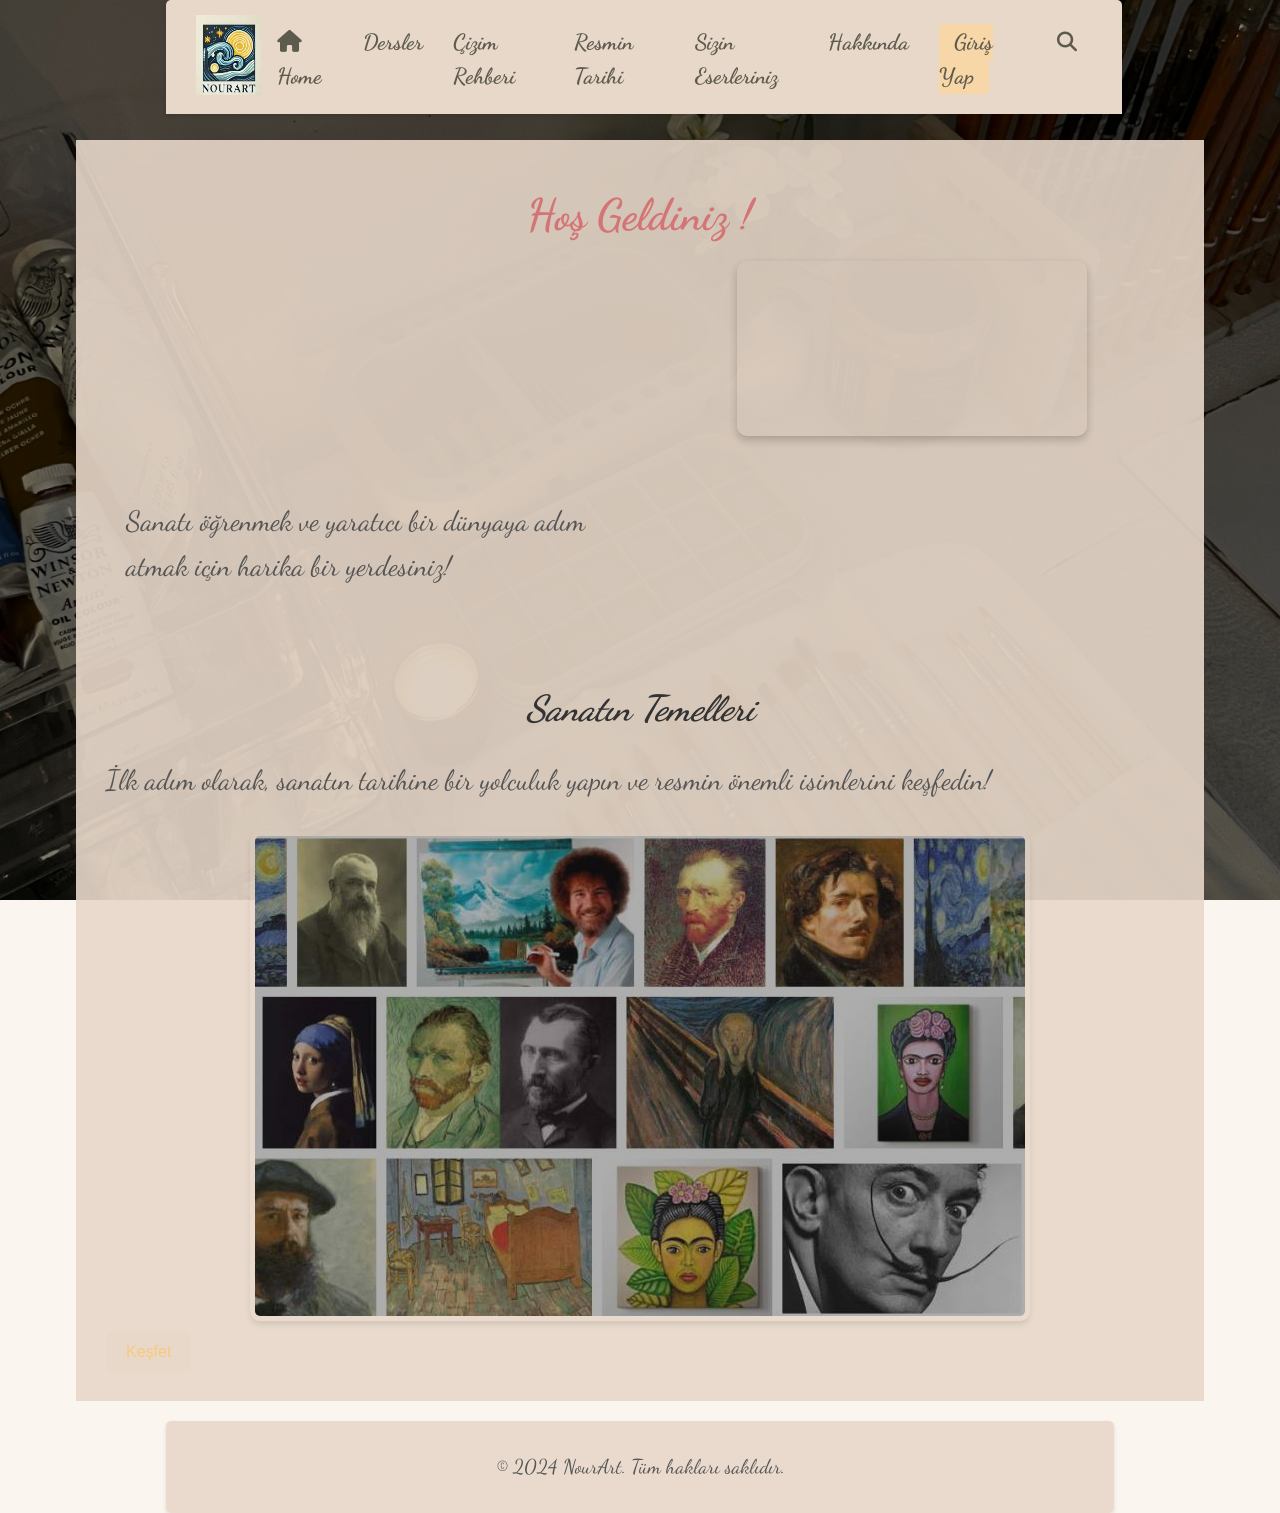
<file: NourArtHTML.html>
<!DOCTYPE html>
<html lang="tr">
<head>
    <meta charset="UTF-8">
    <meta name="viewport" content="width=device-width, initial-scale=1.0">
    <link rel="stylesheet" href="https://cdnjs.cloudflare.com/ajax/libs/font-awesome/6.7.1/css/all.min.css" integrity="sha512-5Hs3dF2AEPkpNAR7UiOHba+lRSJNeM2ECkwxUIxC1Q/FLycGTbNapWXB4tP889k5T5Ju8fs4b1P5z/iB4nMfSQ==" crossorigin="anonymous" referrerpolicy="no-referrer" />
    <title>NourArt - Sanatı Öğrenin</title>
    <link rel="stylesheet" href="NourArtCSS/styles.css">
    <link rel="stylesheet" href="https://fonts.googleapis.com/css2?family=Dancing+Script&display=swap">
    <link rel="icon" type="image/png" href="NourArtCSS/favicon-32x32.png">
</head>
<body>
    <div class="background-image"></div>
    <div class="foreground-content">
    <!-- Ana Sayfa -->
    <!-- Üst Menü -->
    <header class="navbar">
        <div class="logo">
            <a href="NourArtHTML.html">
            <img src="logo.jpg" alt="NourArt Logo">
        </div>
        <nav>
            <ul>
                <li><a href="NourArtHTML.html"><i class="fa-solid fa-house"></i>Home</a></li>
                <li class="dropdown">
                    <a href="dersler.html">Dersler</a>
                    <ul class="sub-menu">
                        <li><a href="#">Karakalem</a></li> 
                        <li><a href="#">Yağlı Boya</a></li>
                        <li><a href="#">Akrilik Boya</a></li>
                        <li><a href="eskizler.html">Eskizler</a></li>
                        <li><a href="#">Sulu Boya</a></li>
                        <li><a href="#">Pastel Boya</a></li>
                    </ul>
                </li>
                <li><a href="#">Çizim Rehberi</a></li>
                <li><a href="#">Resmin Tarihi</a></li>
                <li><a href="#">Sizin Eserleriniz</a></li>
                <li><a href="#">Hakkında</a></li>
                <li class="login"><a href="giris.html">Giriş Yap</a></li>
                <li><!-- Arama Çubuğu -->
                    <div class="search-container">
                        <i class="fa-solid fa-magnifying-glass search-icon"></i>
                        <form class="search-form" action="#" method="get">
                            <input type="text" name="q" placeholder="Ara..." class="search-input">
                            <button type="submit" class="search-button">Ara</button>
                        </form>
                    </div>
                </li>
            </ul>
        </nav>
    </header>
    </div>
    <div class="mainart">

    <main> 
        <h1>Hoş Geldiniz !</h1>
        <div class="content">
            <div class="text-section">
            <p>Sanatı öğrenmek ve yaratıcı bir dünyaya adım atmak için harika bir yerdesiniz!</p>
        </div>
        <div class="video-section">
            <video autoplay loop muted>
                <source src="Vangogh.mp4" type="video/mp4">
            </video>
        </div>
        </div>
    </main>

    <!-- Sayfa İçeriği -->
    <section>
        <h2><em>Sanatın Temelleri</em></h2>
        <p>İlk adım olarak, sanatın tarihine bir yolculuk yapın ve resmin önemli isimlerini keşfedin!</p>
        <img src="ressamlar.jpg" alt="Resmin Tarihi Görseli" class="kesfet-resmi">
        <button><a href="#">Keşfet</a></button>
    </section>
</div>

    <!-- Footer -->
    <footer>
        <p>&copy; 2024 NourArt. Tüm hakları saklıdır.</p>
    </footer>

</body>
</html>
</file>
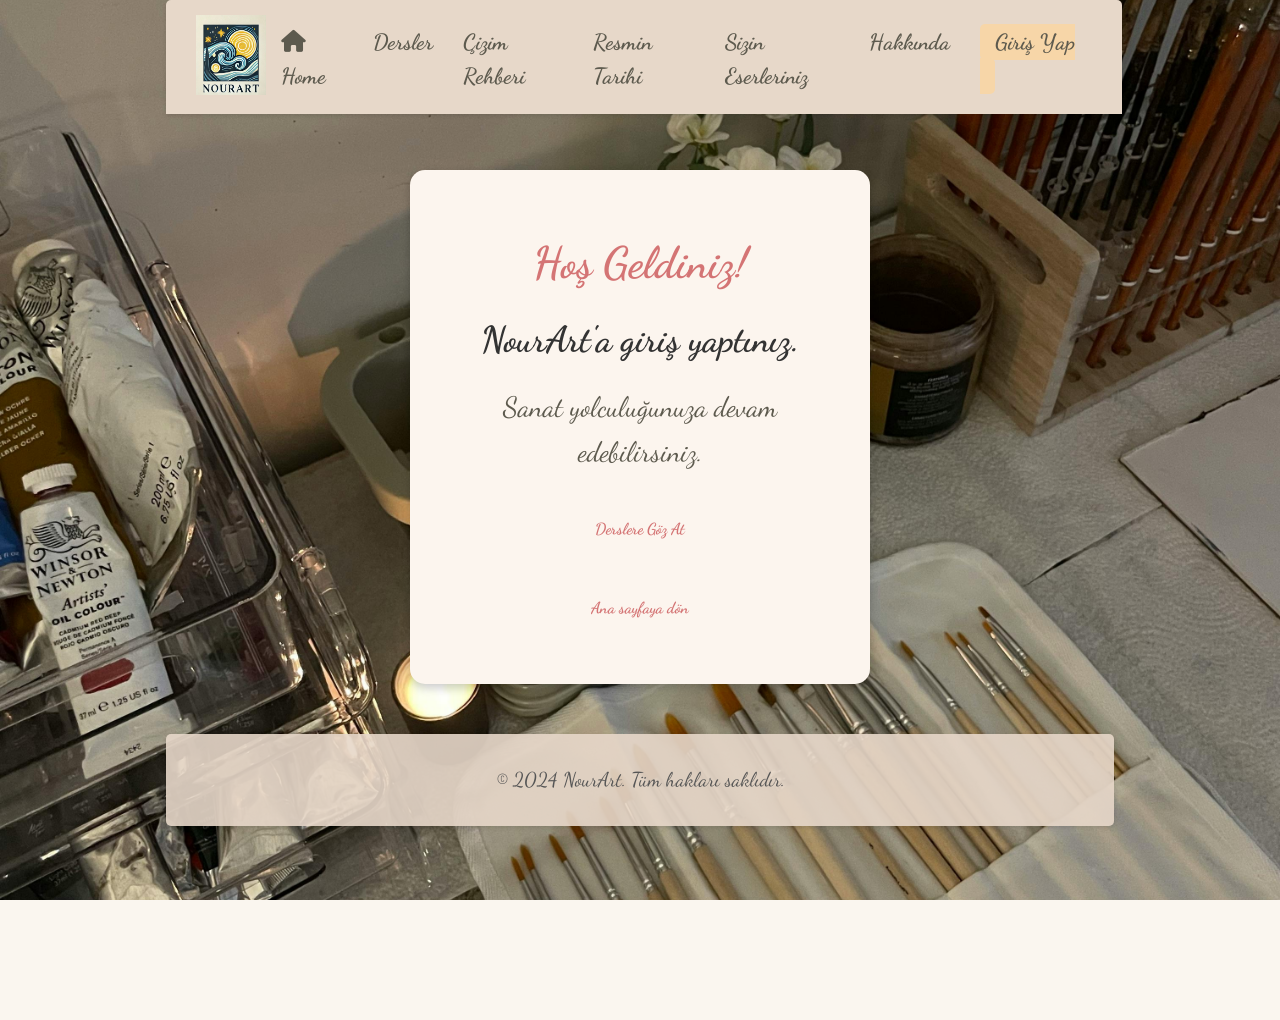
<file: welcome.html>
<!DOCTYPE html>
<html lang="tr">
<head>
    <meta charset="UTF-8">
    <meta name="viewport" content="width=device-width, initial-scale=1.0">
    <link rel="stylesheet" href="https://cdnjs.cloudflare.com/ajax/libs/font-awesome/6.7.1/css/all.min.css" integrity="sha512-5Hs3dF2AEPkpNAR7UiOHba+lRSJNeM2ECkwxUIxC1Q/FLycGTbNapWXB4tP889k5T5Ju8fs4b1P5z/iB4nMfSQ==" crossorigin="anonymous" referrerpolicy="no-referrer" />
    <title>Hoş Geldiniz - NourArt</title>
    <link rel="stylesheet" href="NourArtCSS/styles.css">
    <link rel="stylesheet" href="https://fonts.googleapis.com/css2?family=Dancing+Script&display=swap">
    <link rel="icon" type="image/png" href="NourArtCSS/favicon-32x32.png">
</head>
<body>
    <header class="navbar">
        <div class="logo">
            <a href="index.html">
                <img src="logo.jpg" alt="NourArt Logo">
            </a>
        </div>
        <nav>
            <ul>
                <li><a href="index.html"><i class="fa-solid fa-house"></i>Home</a></li>
                <li class="dropdown">
                    <a href="dersler.html">Dersler</a>
                    <ul class="sub-menu">
                        <li><a href="#">Karakalem</a></li>
                        <li><a href="#">Yağlı Boya</a></li>
                        <li><a href="#">Akrilik Boya</a></li>
                        <li><a href="eskizler.html">Eskizler</a></li>
                        <li><a href="#">Sulu Boya</a></li>
                        <li><a href="#">Pastel Boya</a></li>
                    </ul>
                </li>
                <li><a href="dersler.html">Çizim Rehberi</a></li>
                <li><a href="eskizler.html">Resmin Tarihi</a></li>
                <li><a href="#">Sizin Eserleriniz</a></li>
                <li><a href="#">Hakkında</a></li>
                <li class="login"><a href="giris.html">Giriş Yap</a></li>
            </ul>
        </nav>
    </header>

    <main>
        <section class="login-container">
            <h1>Hoş Geldiniz!</h1>
            <h2 id="greeting">NourArt'a giriş yaptınız.</h2>
            <p style="margin-top: 1.5rem;">
                Sanat yolculuğunuza devam edebilirsiniz.
            </p>
            <p style="margin-top: 1rem;">
                <a href="dersler.html" class="button" style="display:inline-block; text-decoration:none; padding: 0.75rem 2rem;">Derslere Göz At</a>
            </p>
            <p style="margin-top: 1.5rem;">
                <a href="index.html">Ana sayfaya dön</a>
            </p>
        </section>
    </main>

    <footer>
        <p>&copy; 2024 NourArt. Tüm hakları saklıdır.</p>
    </footer>

    <script>
        // The login form posts here with the name the user typed, so the page can
        // greet them. With no backend this is the only way to carry state across
        // pages; the PHP version did the same thing server-side.
        (function () {
            var params = new URLSearchParams(window.location.search);
            var name = params.get('name') || params.get('email');
            if (name) {
                var target = document.getElementById('greeting');
                target.textContent = 'Hoş geldiniz, ' + name + '!';
            }
        })();
    </script>
</body>
</html>
</file>
<file: NourArtCSS/styles.css>
html, body {
    height: 100%; /* Sayfa yüksekliği %100 */
    margin: 0; /* Varsayılan margin'i sıfırlıyoruz */
    padding: 0; /* Varsayılan padding'i sıfırlıyoruz */
}
/* Genel Arka Plan ve Resim */
body {
    font-family: 'Dancing Script', cursive;
    font-size: 28px;
    background-color: #FAF6EF; /* Arka plan rengi */
    color: #4A4A4A;
    background-image: url('arkaplan7.jpg'); /* Arka plan resmi */
    background-size: cover; /* Ekranın tamamını kaplar */
    background-position: center; /* Resmi ortalar */
    background-attachment: fixed; /* Sabitler */
    padding-top: 120px; /* Navbar yüksekliğine göre ayarlanır */
}

.background-image {
    position: fixed; /* Ekrana sabitlenir */
    top: 0;
    left: 0;
    width: 100%;
    height: 100%;
    background-image: url('arkaplan7.jpg');
    background-size: cover; /* Resmi ekran boyutuna göre uyumlar */
    background-position: center;
    z-index: -1; /* İçeriğin arkasında kalır */
    filter: brightness(0.5); /* Hafif karartma efekti */
}
main {
    text-align: center;
    margin: 20px;
}
.text-section {
    flex: 1; /* Yazı alanı için esnek yer kaplama */
    text-align: left; /* Yazıyı sola hizalar */
    margin-top: 200px; /* Üstten boşluk ekler, aşağıya alır */
    line-height: 1.8; /* Satır aralığını artırır */
    padding: 10px;
}
.content {
    display: flex;
    justify-content: space-between; /* Yazı ve videoyu sağa-sola yerleştirir */
    align-items: flex-start; /* Elemanları üstten hizalar */
    gap: 20px; /* Elemanlar arasındaki boşluk */
    margin-top: 20px;
}

.video-section {
    text-align: center;
    flex: 1; /* Video alanı için esnek yer kaplama */
}

video {
    width: 100%; /* Videoyu kapsayıcıya göre boyutlandırır */
    max-width: 350px; /* Maksimum genişlik sınırı */
    border-radius: 10px; /* Yuvarlatılmış köşeler */
    box-shadow: 0 4px 8px rgba(0, 0, 0, 0.2); /* Hafif gölge efekti */
}

h1 {
    text-align: center;
    color: #D47474; /* Pastel kırmızı */
    font-size: 44px;
    margin-bottom: 20px; /* Yazı ile içerik arasına boşluk ekler */
}
h2 {
    text-align: center;
    font-size: 36px;
    color: #5D5A4E;
    margin-bottom: 20px;
}
/* Navbar */
.navbar {
    position: fixed; /* Sabit konum */
    top: 0; /* Ekranın en üstünde kalır */
    left: 13%;
    width: 70%; /* Tüm ekran genişliğini kaplar */
    display: flex;
    justify-content: space-between;
    align-items: center;
    z-index: 20; /* Ön planda görünür */
    background-color: #E7D8C9; /* Açık pastel krem */
    padding: 15px 30px;
    border-radius: 5px 5px 0px 0px;
    box-shadow: 0 2px 4px rgba(0, 0, 0, 0.1);
}
.navbar .logo img {
    height: 80px; 
    max-width: 100%;
}
.navbar .logo {
    display: flex;
    justify-content: flex-start;
}
/* Menü */
.navbar ul {
    display: flex;
    list-style: none;
    margin: 0;
    padding: 0;
}
.navbar nav ul li {
    margin: 0 15px;
    position: relative;
}

.navbar nav ul li a {
    text-decoration: none;
    color: #5D5A4E; /* Soft koyu ton */
    font-size: 22px;
    font-weight: bold;
    transition: color 0.3s ease;
    position: relative;
}

.navbar nav ul li a:hover {
    color: #A0C4B6; /* Hafif pastel yeşil */
}

.navbar nav ul li a::after {
    content: '';
    position: absolute;
    left: 0;
    bottom: -2px; /* Çizgi menü öğesinin hemen altında */
    width: 0;
    height: 2px; /* Çizgi kalınlığı */
    background-color: #A0C4B6; /* Çizgi rengi */
    transition: width 0.3s ease;
}
/* Hover Durumu */
.navbar nav ul li a:hover::after {
    width: 100%; /* Hover'da çizgi tüm genişliğe ulaşır */
}
/* Arama Formu */
.search-form {
    display: flex;
    align-items: center;
    gap: 5px;
    position: absolute;
    top: 50%;
    left: 30px;
    transform: translateY(-50%);
    opacity: 0; /* Başlangıçta görünmez */
    visibility: hidden; /* Ekrandan gizlenir */
    transition: opacity 0.3s ease, visibility 0.3s ease;
    background-color: #E7D8C9;
    padding: 5px 10px;
    border-radius: 5px;
    box-shadow: 0 2px 4px rgba(0, 0, 0, 0.1);
}
/* Arama Kutusu Varsayılan Durum */
.search-container {
    position: relative;
}
.search-input {
    border: 1px solid #A0C4B6; /* Çerçeve rengi */
    border-radius: 5px;
    padding: 5px 10px;
    font-size: 16px;
    width: 150px;
    transition: width 0.3s ease;
}

.search-input:focus {
    width: 175px; /* Odaklanıldığında genişler */
    outline: none;
    border-color: #5D5A4E;
}

.search-button {
    background-color: #A0C4B6;
    border: none;
    border-radius: 5px;
    padding: 5px 10px;
    cursor: pointer;
    color: white;
    font-size: 16px;
    transition: background-color 0.3s ease;
}

.search-button:hover {
    background-color: #5D5A4E;
}
/* Arama İkonu */
.search-icon {
    cursor: pointer;
    font-size: 20px;
    color: #5D5A4E;
    transition: color 0.3s ease;
}
.search-icon:hover {
    color: #A0C4B6;
}
/* Hover ile Arama Kutusunu Görüntüleme */
.search-container:hover .search-form {
    opacity: 1; /* Görünür yap */
    visibility: visible; /* Ekranda göster */
}
/* Alt Menü */
.navbar nav ul li ul.sub-menu {
    display: none;
    position: absolute;
    top: 100%;
    left: 0;
    background-color:#D5C3AA; /* Alt menü pastel kahverengi */
    padding: 10px 0;
    list-style: none;
    box-shadow: 0 4px 6px rgba(0, 0, 0, 0.1);
    border-radius: 5px;
    z-index: 1000; /* Menünün üstte görünmesini sağlar */
}

/* Alt Menü Öğeleri */
.sub-menu li {
    margin: 0;
    padding: 5px 20px;
}

.sub-menu li a {
    color: #4A4A4A; /* Metin rengi */
    font-size: 16px;
    text-decoration: none;
}

.sub-menu li a:hover {
    color: #8FB6A6; /* Hover pastel yeşil */
}

/* Hover ile alt menü görünür */
.navbar nav ul li:hover > ul.sub-menu {
    display: block;
}
/* Navbar Login Butonu */
.navbar .login a {
    background-color:#F7D6A8; /* Yumuşak pastel sarı */
    padding: 5px 15px;
    border-radius: 5px;
    color: #5D5A4E;
    font-weight: bold;
    transition: background-color 0.3s ease;
}

.navbar .login a:hover {
    background-color:  #E5C39D; /* Daha koyu pastel sarı */
}
/* Form Kapsayıcı */
.register-container {
    background-color:  #fcf5ee; /* Açık pastel krem */
    padding: 30px;
    border-radius: 15px; /* Köşeleri yuvarlatılmış kutu */
    width: 400px;
    margin: 50px auto; /* Sayfanın ortasına yerleştirir */
    box-shadow: 0 4px 10px rgba(0, 0, 0, 0.2); /* Hafif gölge efekti */
    text-align: center; /* İçerikleri ortalar */
}

/* Başlıklar */
.register-container h1,
.register-container h2 {
    margin: 10px 0;
    font-family: 'Dancing Script', cursive;
    color: #D47474; /* Pastel ton kırmızı */
}

/* Form Elemanları */
.input-container {
    position: relative;
    margin-bottom: 20px; /* Her bir giriş kutusu arasında boşluk */
}

.input-container i {
    position: absolute;
    left: 10px; /* İkonun sol boşluğu */
    top: 50%; /* İkonun dikeyde ortalanması */
    transform: translateY(-50%);
    color: #A39180; /* İkon rengi */
    font-size: 18px; /* İkon boyutu */
}

.input-container input {
    width: 100%;
    padding: 10px 10px 10px 40px; /* Soldan ikon için boşluk */
    border-radius: 8px;
    border: 1px solid #D4C4B7;
    background-color: #F6E8D8; /* Açık pastel */
    color: #5D5A4E;
    font-size: 16px;
}

.input-container input:focus {
    outline: none;
    border-color: #A0C4B6; /* Odaklanma efekti */
}

button {
    background-color: #E7D8C9; /* Açık pastel krem */
    color: #5D5A4E;
    border: none;
    padding: 10px 20px;
    font-size: 16px;
    border-radius: 8px;
    cursor: pointer;
    transition: background-color 0.3s ease;
}

button:hover {
    background-color: #A0C4B6; /* Hover rengi */
}

/* Giriş Sayfası Kutusu */
.login-container {
    background-color: #fcf5ee; /* Açık pastel krem */
    padding: 30px;
    border-radius: 15px;
    width: 400px;
    margin: 50px auto;
    box-shadow: 0 4px 10px rgba(0, 0, 0, 0.2);
    text-align: center;
}

/* Giriş Sayfası Girdi Alanları */
.input-container {
    display: flex;
    align-items: center;
    margin-bottom: 15px;
    position: relative;
}

.input-container i {
    position: absolute; /* İkonu pozisyonlamak için*/
    left: 10px; /* Sol tarafta biraz boşluk*/
    color: #5D5A4E;
}

.input-container input {
    flex-grow: 1;
    padding: 10px 10px 10px 35px; /* Sol tarafa padding ekliyoruz, böylece ikonla çakışmıyor */
    border-radius: 5px;
    border: 1px solid #ccc;
    background-color: #F6E8D8; /* Pastel ton */
    color: #5D5A4E;
}
.kesfet-resmi {
    display: block;         /* Merkezi hizalama için */
    margin: 0 auto;         /* Merkezi hizalama */
    max-width: 80%;         /* Görsel genişliği (% olarak) */
    height: auto;           /* Oran koruma */
    border-radius: 10px;    
    margin-bottom: 10px;    /* Alt boşluk */
    padding: 5px;           /* Kenarlardan içerideki boşluk */
    box-shadow: 0px 4px 6px rgba(0, 0, 0, 0.1); 
    filter: brightness(70%) contrast(90%);
}

/* Buton ve Link */
button {
    background-color: #E7D8C9; /* Pastel krem */
    color: #5D5A4E;
    border: none;
    padding: 10px 20px;
    font-size: 16px;
    border-radius: 5px;
    cursor: pointer;
    transition: background-color 0.3s ease;
}

button:hover {
    background-color: #A0C4B6; /* Hover efekti */
}

/* Alt Mesaj (Kayıt Ol Linki) */
.login-container p {
    margin-top: 20px;
    color: #5D5A4E;
}

.login-container p a {
    color: #D47474; /* Pastel kırmızı */
    text-decoration: none;
    font-weight: bold;
}

.login-container p a:hover {
    text-decoration: underline;
}


/* Kayıt ve Giriş Bağlantısı */
a {
    color: rgb(248, 201, 126);
    text-decoration: none;
    font-size: 16px;   
}

a:hover {
    color: #d2a157;
}

/* Footer */
footer {
    background-color: rgba(231, 216, 201, 0.9); /* Şeffaf krem */
    color: #5D5A4E;
    text-align: center;
    padding: 10px 0;
    font-size: 20px;
    margin-top: auto; 
    width: 74%;
    margin: 20px auto;
    border-radius: 5px;
    box-shadow: 0 2px 4px rgba(0, 0, 0, 0.1);
}

.dersler {
    text-align: center;
    padding: 20px;
}

.dersler-slider {
    width: 100%; /* Varsayılan genişlik */
    max-width: 1150px; /* Belirli bir genişlik sınırı */
    margin: 0 auto; /* Ortala */
    margin-top: 20px; 
    padding: 0 20px; /* Navbar'ın padding değeriyle aynı */
    padding-top: 10px;
    box-sizing: border-box; /* İçerik genişliğini hesapla */
    overflow: hidden; /* Taşan içerikleri gizler */
}

.slider-wrapper {
    display: flex;
    gap: 20px;
    transition: transform 0.5s ease-in-out;
    will-change: transform;
    animation: sliderAnimation 15s infinite linear;
    justify-content: flex-start; /* İçerikler sola hizalanır */
    padding: 0 ;/* Sağ ve sol iç boşluk */
    box-sizing: border-box; /* Padding'in genişliği etkilememesi */
}

.slider-wrapper a {
    flex: 0 0 auto;
    width: 200px;
    text-decoration: none;
    color: black;
}

.slider-wrapper img {
    width: 100%;
    border-radius: 10px;
    transition: transform 0.3s ease;
}

.slider-wrapper img:hover {
    transform: scale(1.1);
    box-shadow: 0 4px 8px rgba(0, 0, 0, 0.3);
}

.slider-wrapper h2 {
    margin-top: 10px;
    font-size: 20px;
}

@keyframes sliderAnimation {
    0% { transform: translateX(0); }
    100% { transform: translateX(calc(-100% )); } /* Taşmayı dengeler */
}

.mainart{
    background-color: rgba(231, 216, 201, 0.9); /* Şeffaf krem */
    width: 90%;
    max-width: 1088px;
    height: auto;
    margin: 20px auto;
    padding: 20px; 
    border-radius: 0px;
}
section {
    padding: 10px;
}
article {
    margin-bottom: 20px;
}

.step {
    margin: 10px 0;
}

.step img {
    width: 100%;
    max-width: 400px;
    height: auto;
    border: 1px solid #ddd;
    border-radius: 4px;
    margin-top: 10px;
}
h2, h3 {
    color: #333;
}
p {
    color: #555;
    line-height: 1.6;
}
</file>
